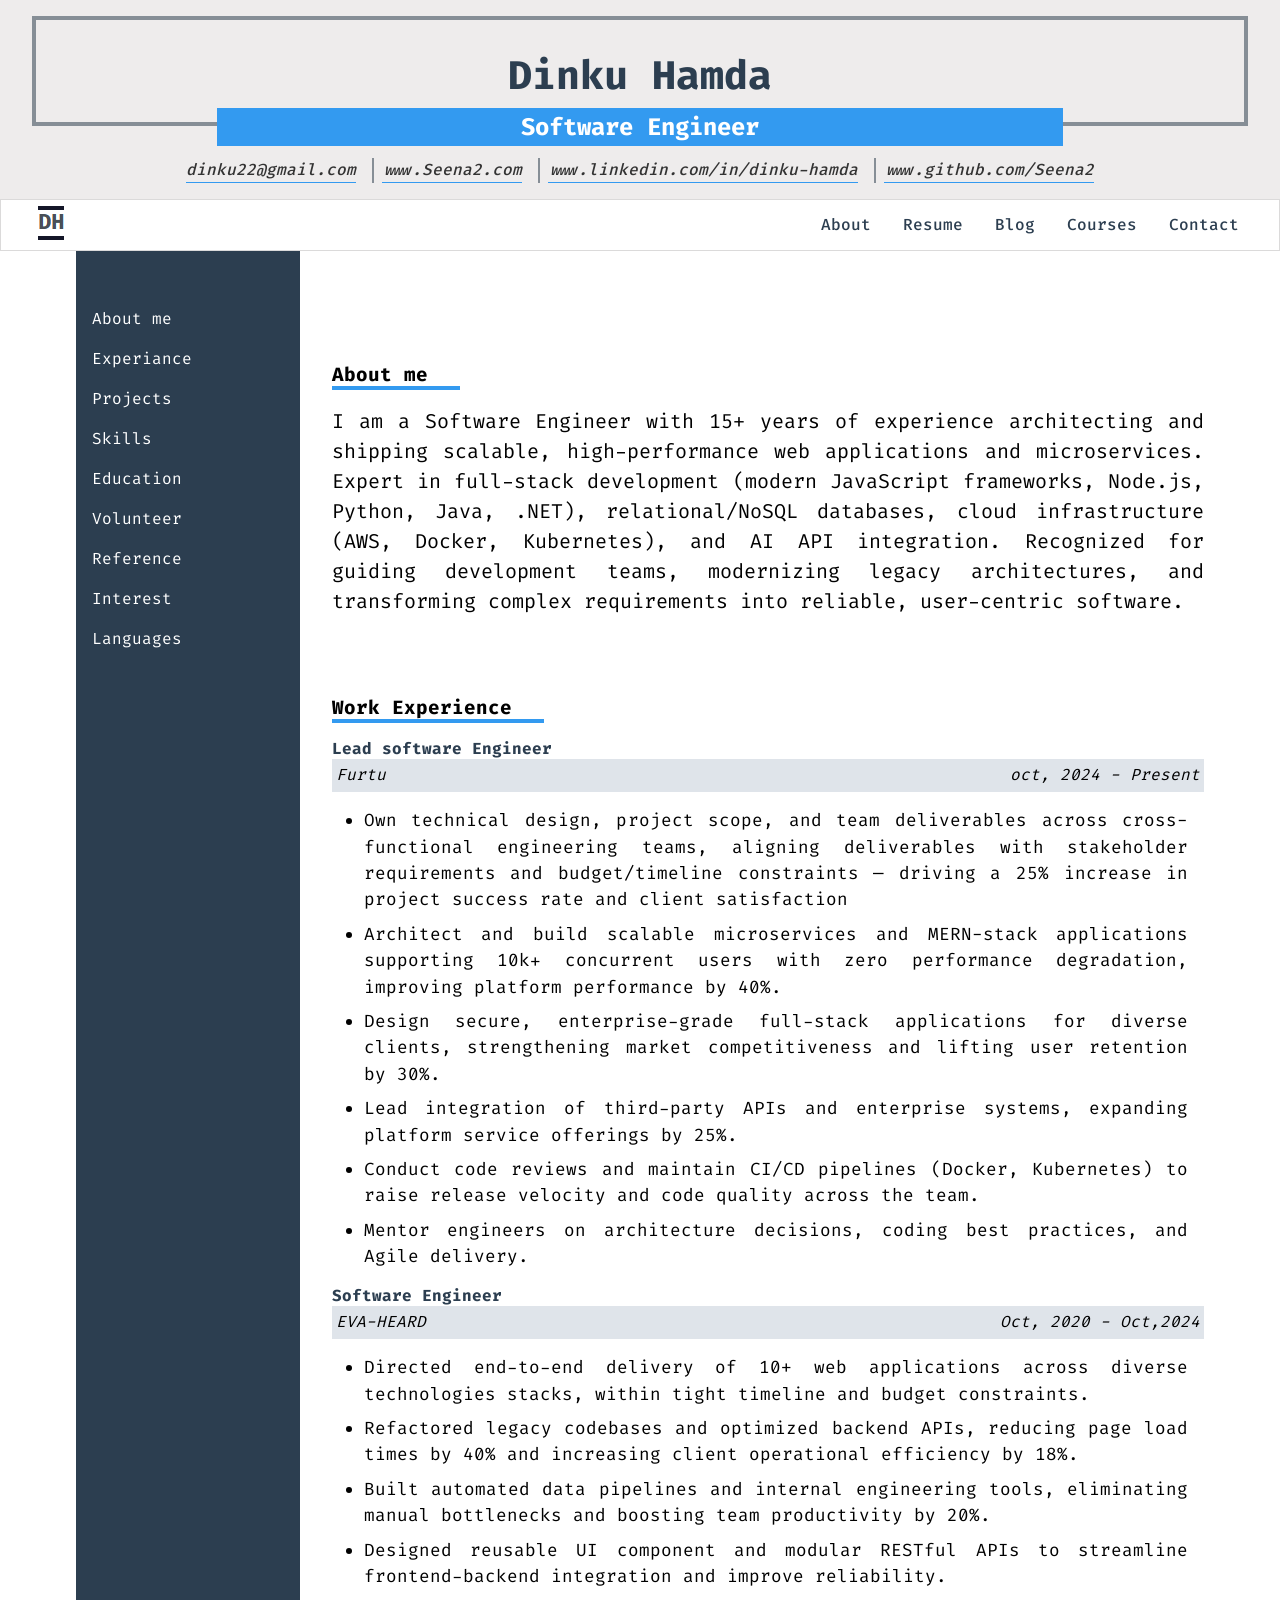
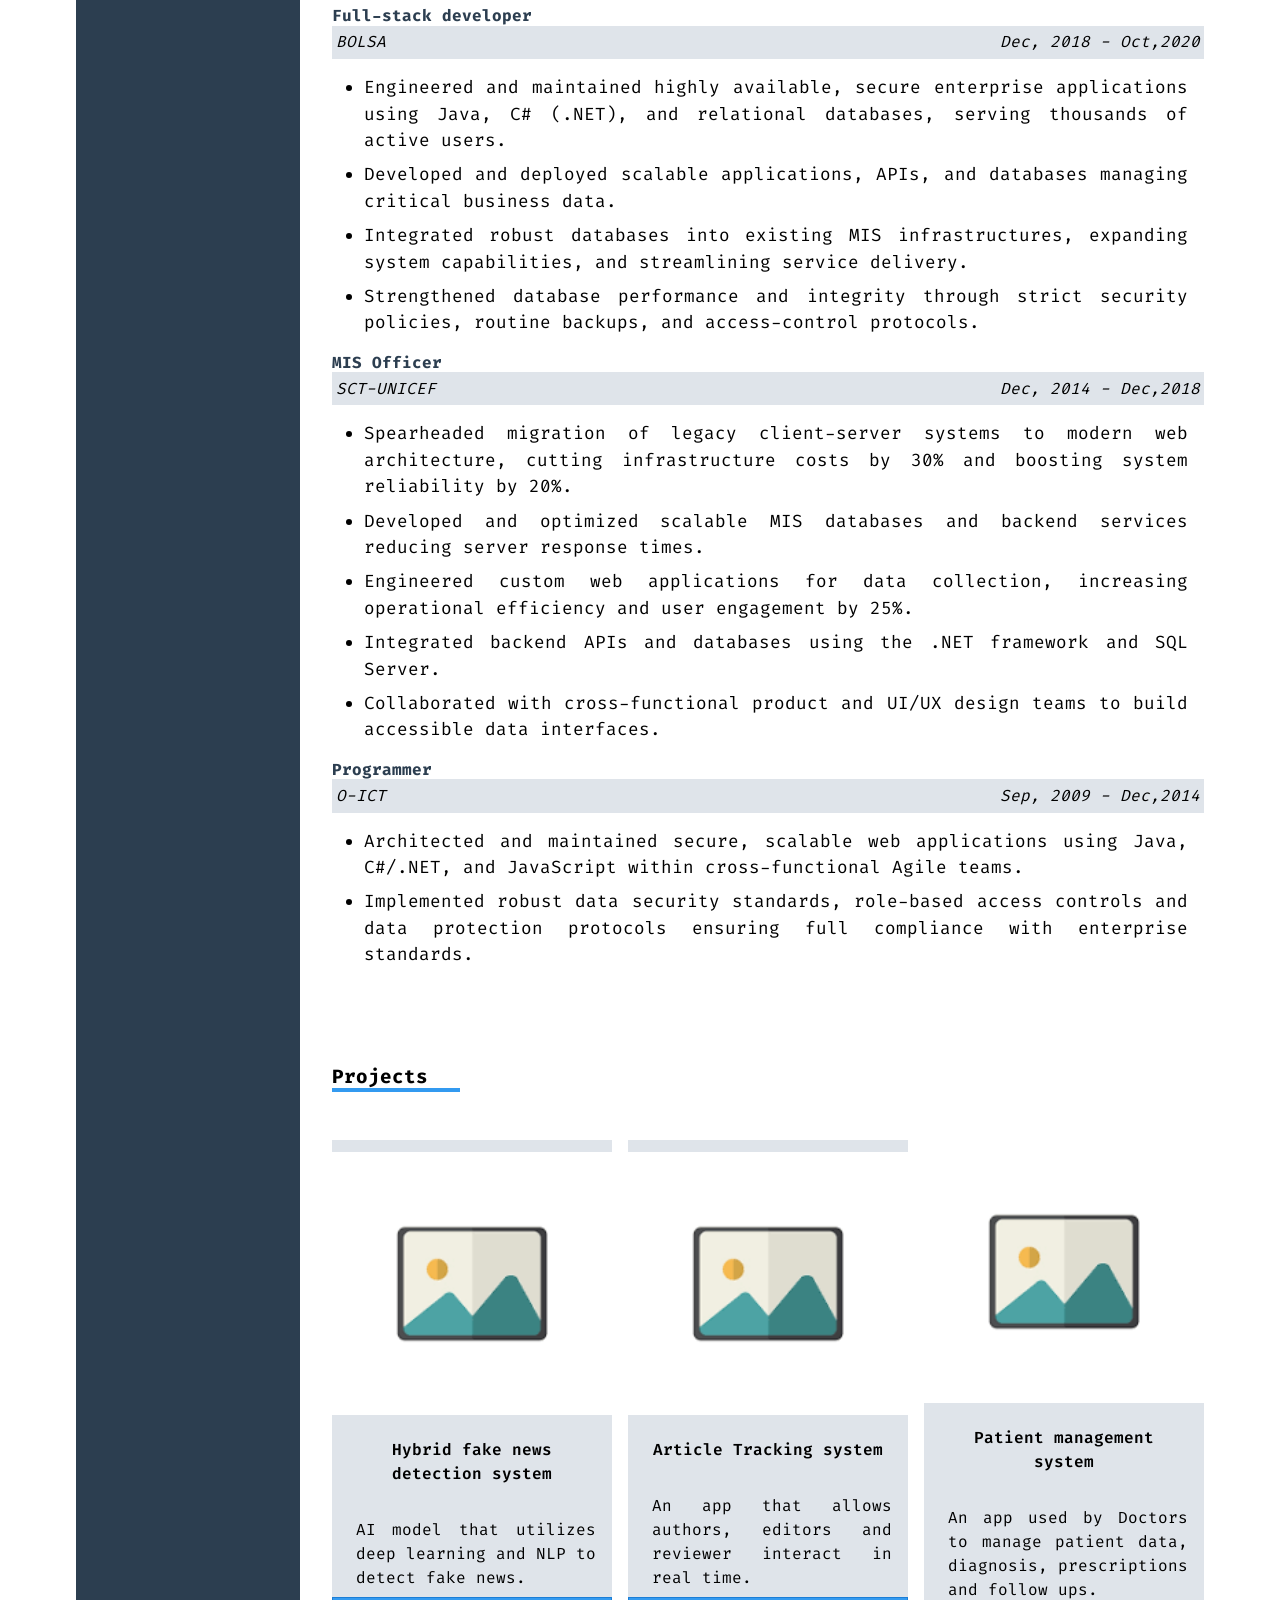
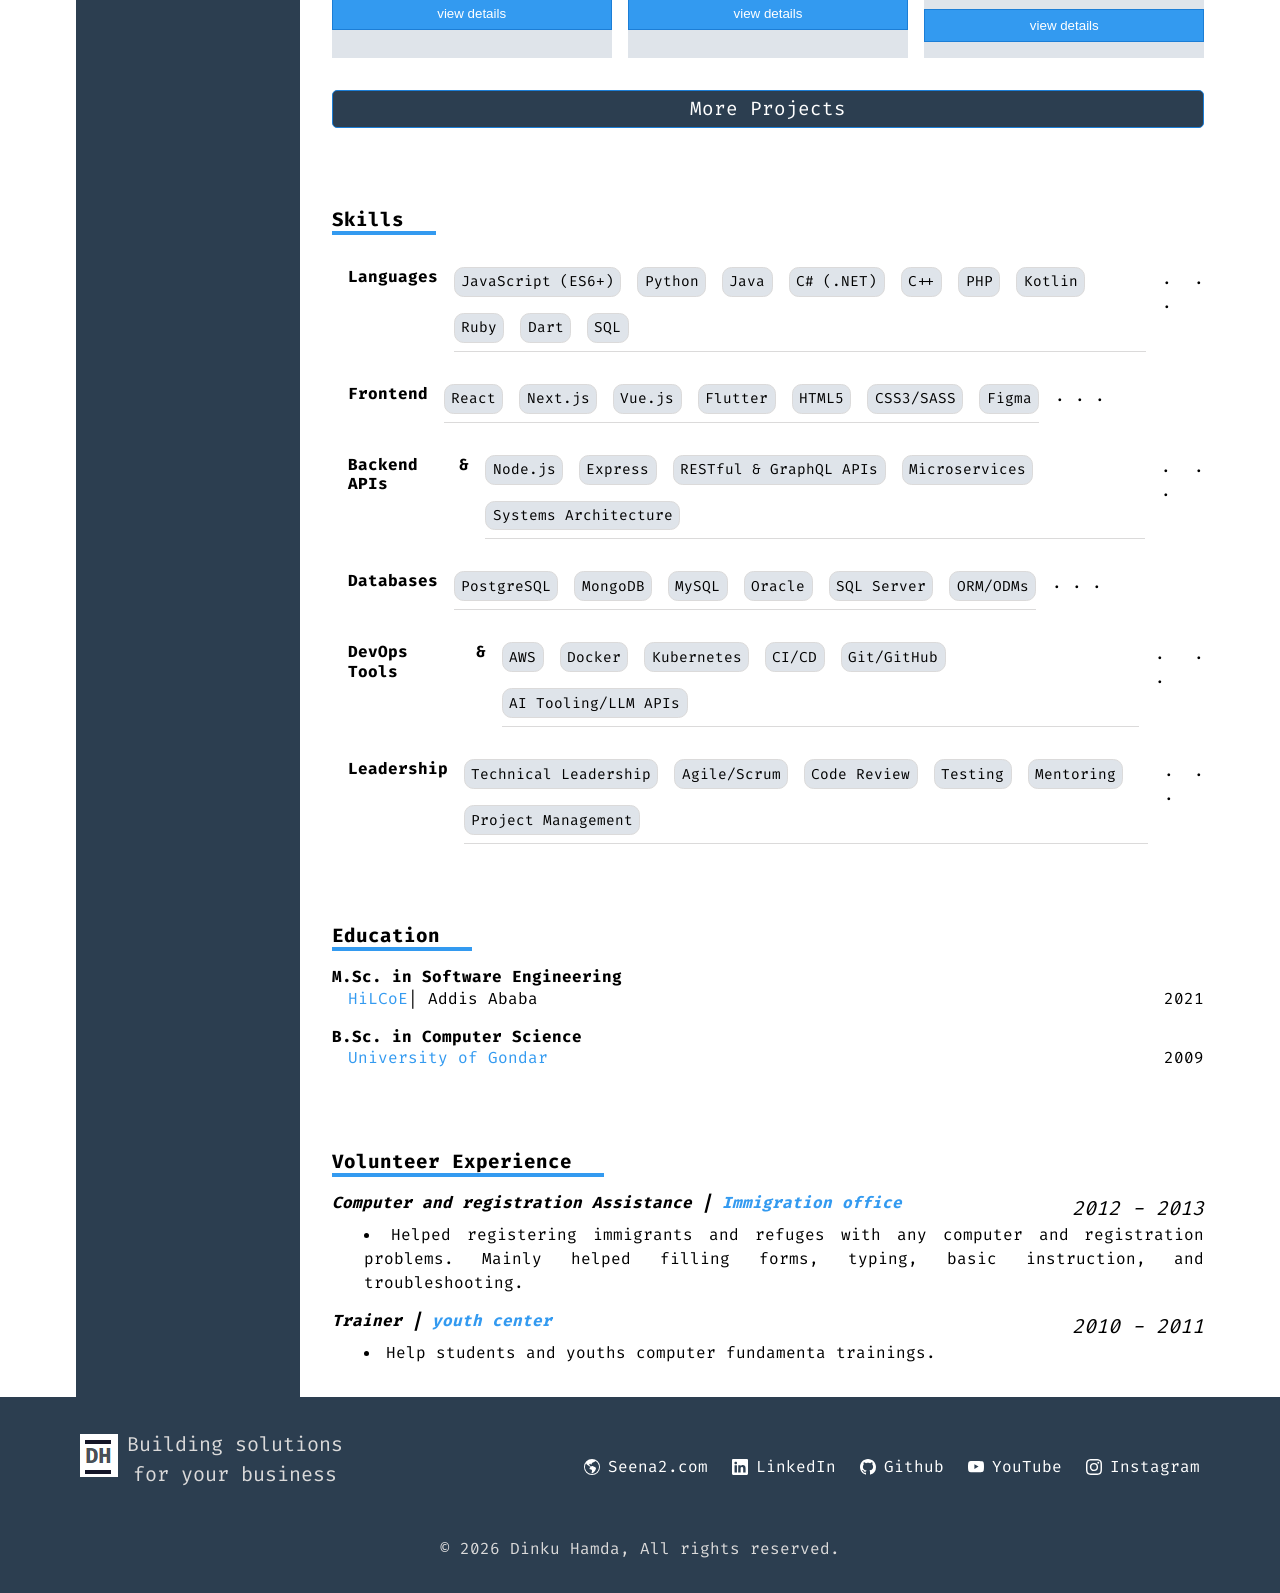
<file: index.html>
<!DOCTYPE html>
<html lang="en">
<head>
    <meta charset="UTF-8">
    <meta name="viewport" content="width=device-width, initial-scale=1.0">
    <!--Site info-->
    <title>Dinku Hamda - Portfolio | Resume</title>
    <meta name="description" content="Dinku Hamda-[&#39;I am a Software Engineer with 15+ years of experience architecting and shipping scalable, high-performance web applications and microservices. Expert in full-stack development (modern JavaScript frameworks, Node.js, Python, Java, .NET), relational/NoSQL databases, cloud infrastructure (AWS, Docker, Kubernetes), and AI API integration. Recognized for guiding development teams, modernizing legacy architectures, and transforming complex requirements into reliable, user-centric software.&#39;]">
    <meta name="author" content="Dinku Hamda">
    <!-- fonts -->
     <link rel="preconnect" href="https://fonts.googleapis.com"/>
    <!-- Stylesheets -->
     <link rel="stylesheet" href="css/styles.css"/>
     <!-- favicon -->
     <link rel="icon" type="image/svg+xml" href="img/dh.png" />
</head>
<body>
    <header >
        <div class="banner">
             <div class="title">
                <h3>Dinku Hamda</h3>
                <h5>Software Engineer</h5>
            </div>
            <!-- Contact address -->
             
             <Address >
                <ul class="contact">
                    <li><a href="mailto:dinku22@gmail.com" target="_blank">dinku22@gmail.com </a></li> 
                   <li class="left_border"><a href="https://seena2.github.io/" target="_blank">www.Seena2.com</a></li>
                   <li class="left_border"><a href="https://www.linkedin.com/in/dinku-hamda" target="_blank">www.linkedin.com/in/dinku-hamda</a></li>
                   <li class="left_border"><a href="https://www.github.com/Seena2" target="_blank">www.github.com/Seena2</a></li>
                <!-- |   
                |    -->
                </ul>
             </Address>
             
        </div>
       
    </header>
     <nav>
            <div class="logo">
                <a href="index.html"><img src="img/dh.png" alt="logo"></a> 
            </div>
            <div class="mobile_menu">
              <button class="burger-menu" id="burger-btn">☰ </button>
              <ul class="nav_menu" id="nav_menu">
                <button class="close-btn" id="close-btn">✖</button>
                <li><a href="index.html">About</a></li>
                <li><a href="resume.html">Resume</a></li>
                <li><a href="blogs.html">Blog</a></li>
                <li><a href="courses.html">Courses</a></li>
                <li><a href="contact.html">Contact</a></li>
              </ul>
            </div>
            <div class="desktop_menu">
              <ul  >
                <li><a href="index.html">About</a></li>
                <li><a href="resume.html">Resume</a></li>
                <li><a href="blogs.html">Blog</a></li>
                <li><a href="courses.html">Courses</a></li>
                <li><a href="contact.html">Contact</a></li>
              </ul>
            </div>
            <div class="account"></div>
        </nav>

     <main class="main-content">
        

<div class="portfolio-container">
  <div class="sidebar">
    <ul class="sidebar_nav">
        <li><a href="#about">About me</a></li>
        <li><a href="#experiance">Experiance</a></li>
        <li><a href="#projects">Projects</a></li>
        <li><a href="#skills">Skills</a></li>
        <li><a href="#education">Education</a></li>
        <li><a href="#volunteer">Volunteer</a></li>
        <li><a href="#reference">Reference</a></li>
        <li><a href="#interest">Interest</a></li>
        <li><a href="#languages">Languages</a></li>
      </ul>
  </div>
  <div class="right_container">
        <!-- Summary -->
        <section id="about" class="section-container">
               
                <div class="summary">
                     <h4 class="section-heading">About me</h4>
                      
                      <p class="summary_paragraph">I am a Software Engineer with 15+ years of experience architecting and shipping scalable, high-performance web applications and microservices. Expert in full-stack development (modern JavaScript frameworks, Node.js, Python, Java, .NET), relational/NoSQL databases, cloud infrastructure (AWS, Docker, Kubernetes), and AI API integration. Recognized for guiding development teams, modernizing legacy architectures, and transforming complex requirements into reliable, user-centric software.</p>
                
                 </div>
            
        </section>

        <!-- Experiance -->
        <section id="experiance" class="section-container">
            
            <div class="experiances">
            <h4 class="section-heading">Work Experience</h4>
            
                <div class="job">
                    <h5 class="job_title">Lead software Engineer</h5> 
                   <div class="job_company">
                      <div class="company_name">
                        
                              Furtu
                          
                      </div> 
                      <div class="year">
                         
                           <span class="section-label">oct, 2024 - Present</span>
                            
                      </div>
                  </div>
                  
                  
                  <div class="job_highlight">
                    <ul>
                      <li>Own technical design, project scope, and team deliverables across cross-functional engineering teams, aligning deliverables with stakeholder requirements and budget/timeline constraints — driving a 25% increase in project success rate and client satisfaction</li><li>Architect and build scalable microservices and MERN-stack applications supporting 10k+ concurrent users with zero performance degradation, improving platform performance by 40%.</li><li>Design secure, enterprise-grade full-stack applications for diverse clients, strengthening market competitiveness and lifting user retention by 30%.</li><li>Lead integration of third-party APIs and enterprise systems, expanding platform service offerings by 25%. </li><li>Conduct code reviews and maintain CI/CD pipelines (Docker, Kubernetes) to raise release velocity and code quality across the team.</li><li>Mentor engineers on architecture decisions, coding best practices, and Agile delivery.</li>
                    </ul>
                  </div>
                  
                     
                 </div>
            
                <div class="job">
                    <h5 class="job_title">Software Engineer</h5> 
                   <div class="job_company">
                      <div class="company_name">
                        
                              EVA-HEARD
                          
                      </div> 
                      <div class="year">
                         
                           <span class="section-label">Oct, 2020 - Oct,2024</span>
                            
                      </div>
                  </div>
                  
                  
                  <div class="job_highlight">
                    <ul>
                      <li>Directed end-to-end delivery of 10+ web applications across diverse technologies stacks, within tight timeline and budget constraints.</li><li>Refactored legacy codebases and optimized backend APIs, reducing page load times by 40% and increasing client operational efficiency by 18%.</li><li>Built automated data pipelines and internal engineering tools, eliminating manual bottlenecks and boosting team productivity by 20%.</li><li>Designed reusable UI component and modular RESTful APIs to streamline frontend-backend integration and improve reliability.</li>
                    </ul>
                  </div>
                  
                     
                 </div>
            
                <div class="job">
                    <h5 class="job_title">Full-stack developer</h5> 
                   <div class="job_company">
                      <div class="company_name">
                        
                              BOLSA
                          
                      </div> 
                      <div class="year">
                         
                           <span class="section-label">Dec, 2018 - Oct,2020</span>
                            
                      </div>
                  </div>
                  
                  
                  <div class="job_highlight">
                    <ul>
                      <li>Engineered and maintained highly available, secure enterprise applications using Java, C# (.NET), and relational databases, serving thousands of active users.</li><li>Developed and deployed scalable applications, APIs, and databases managing critical business data.</li><li>Integrated robust databases into existing MIS infrastructures, expanding system capabilities, and streamlining service delivery.</li><li>Strengthened database performance and integrity through strict security policies, routine backups, and access-control protocols.</li>
                    </ul>
                  </div>
                  
                     
                 </div>
            
                <div class="job">
                    <h5 class="job_title">MIS Officer</h5> 
                   <div class="job_company">
                      <div class="company_name">
                        
                              SCT-UNICEF
                          
                      </div> 
                      <div class="year">
                         
                           <span class="section-label">Dec, 2014 - Dec,2018</span>
                            
                      </div>
                  </div>
                  
                  
                  <div class="job_highlight">
                    <ul>
                      <li>Spearheaded migration of legacy client-server systems to modern web architecture, cutting infrastructure costs by 30% and boosting system reliability by 20%.</li><li>Developed and optimized scalable MIS databases and backend services reducing server response times.</li><li>Engineered custom web applications for data collection, increasing operational efficiency and user engagement by 25%.</li><li>Integrated backend APIs and databases using the .NET framework and SQL Server.</li><li>Collaborated with cross-functional product and UI/UX design teams to build accessible data interfaces.</li>
                    </ul>
                  </div>
                  
                     
                 </div>
            
                <div class="job">
                    <h5 class="job_title">Programmer</h5> 
                   <div class="job_company">
                      <div class="company_name">
                        
                              O-ICT
                          
                      </div> 
                      <div class="year">
                         
                           <span class="section-label">Sep, 2009 - Dec,2014</span>
                            
                      </div>
                  </div>
                  
                  
                  <div class="job_highlight">
                    <ul>
                      <li>Architected and maintained secure, scalable web applications using Java, C#/.NET, and JavaScript within cross-functional Agile teams.</li><li>Implemented robust data security standards, role-based access controls and data protection protocols ensuring full compliance with enterprise standards.</li>
                    </ul>
                  </div>
                  
                     
                 </div>
            
            </div>
            
        </section>

        <!-- Projects -->
        <section id="projects" class="section-container">
               
                <div class="projects">
                     <h4 class="section-heading">Projects</h4>
                     <div class="project_container">
                         
                         
                         <div class="card">
                              <div class="card_img">
                                <figure>
                                  <img class="cardImage" src="img/project1.png" alt="">
                                </figure>
                              </div>
                              <div class="card_description">
                                <figcaption class="image_caption"> Hybrid fake news detection system</figcaption>
                                <p class="card_summary"> AI model that  utilizes deep learning and NLP to detect fake news.</p>
                              </div>
                              <div class="card_button ">
                                <button class="">view details</button>
                              </div>
                            </div>
                         
                    
                         
                         
                         <div class="card">
                              <div class="card_img">
                                <figure>
                                  <img class="cardImage" src="img/project1.png" alt="">
                                </figure>
                              </div>
                              <div class="card_description">
                                <figcaption class="image_caption">Article Tracking system</figcaption>
                                <p class="card_summary"> An app that allows authors, editors and reviewer interact in real time.</p>
                              </div>
                              <div class="card_button ">
                                <button class="">view details</button>
                              </div>
                            </div>
                         
                    
                         
                         
                         <div class="card">
                              <div class="card_img">
                                <figure>
                                  <img class="cardImage" src="img/project1.png" alt="">
                                </figure>
                              </div>
                              <div class="card_description">
                                <figcaption class="image_caption">Patient management system</figcaption>
                                <p class="card_summary"> An app used by Doctors to manage patient data, diagnosis, prescriptions and follow ups.</p>
                              </div>
                              <div class="card_button ">
                                <button class="">view details</button>
                              </div>
                            </div>
                         
                    
                         
                         
                    
                         
                         
                    
                         
                         
                    
                         
                     </div> 
                 </div>
                 <div class="section_button">
                  <a href="projects.html" >More Projects</a>
                 </div>
                 
            
        </section>


         <!-- Skills -->
            <!-- 
            <section>
              <h2 class="section-heading">Skills</h2>
              <ul class="unstyled-list">
                
                  <li>
                    <h3>Python, Flask, Django</h3>
                    <div class="skill-bar">
                      <div class="skill-bar-fill w-100"
                           role="meter"
                           aria-valuenow="100"
                           aria-valuemin="0"
                           aria-valuemax="100">
                        <span class="skill-bar-label">Expert</span>
                      </div>
                    </div>
                  </li>
                
                  <li>
                    <h3>System Administration, Linux</h3>
                    <div class="skill-bar">
                      <div class="skill-bar-fill w-90"
                           role="meter"
                           aria-valuenow="90"
                           aria-valuemin="0"
                           aria-valuemax="100">
                        <span class="skill-bar-label">Advanced</span>
                      </div>
                    </div>
                  </li>
                
                  <li>
                    <h3>JavaScript, HTML, CSS</h3>
                    <div class="skill-bar">
                      <div class="skill-bar-fill w-75"
                           role="meter"
                           aria-valuenow="75"
                           aria-valuemin="0"
                           aria-valuemax="100">
                        <span class="skill-bar-label">Comfortable</span>
                      </div>
                    </div>
                  </li>
                
              </ul>
            </section>
           -->
          <section id="skills" class="section-containers">
               
                <div class="skills">
                     <h4 class="section-heading">Skills</h4>
                      <div class="skillset">
                        
                        <div class="skill">
                            <h5>Languages</h5>
                            
                          <div class="skill_list">
                             <span>JavaScript (ES6+)</span> <span>Python</span> <span>Java</span> <span>C# (.NET)</span> <span>C++</span> <span>PHP</span> <span>Kotlin</span> <span>Ruby</span> <span>Dart</span> <span>SQL</span>
                          </div>
                           <span class="dots"> . . .</span>
                           
                        </div>
                        
                        <div class="skill">
                            <h5>Frontend</h5>
                            
                          <div class="skill_list">
                             <span>React</span> <span>Next.js</span> <span>Vue.js</span> <span>Flutter</span> <span>HTML5</span> <span>CSS3/SASS</span> <span>Figma</span>
                          </div>
                           <span class="dots"> . . .</span>
                           
                        </div>
                        
                        <div class="skill">
                            <h5>Backend &amp; APIs</h5>
                            
                          <div class="skill_list">
                             <span>Node.js</span> <span>Express</span> <span>RESTful &amp; GraphQL APIs</span> <span>Microservices</span> <span>Systems Architecture</span>
                          </div>
                           <span class="dots"> . . .</span>
                           
                        </div>
                        
                        <div class="skill">
                            <h5>Databases</h5>
                            
                          <div class="skill_list">
                             <span>PostgreSQL</span> <span>MongoDB</span> <span>MySQL</span> <span>Oracle</span> <span>SQL Server</span> <span>ORM/ODMs</span>
                          </div>
                           <span class="dots"> . . .</span>
                           
                        </div>
                        
                        <div class="skill">
                            <h5>DevOps &amp; Tools</h5>
                            
                          <div class="skill_list">
                             <span>AWS</span> <span>Docker</span> <span>Kubernetes</span> <span>CI/CD</span> <span>Git/GitHub</span> <span>AI Tooling/LLM APIs</span>
                          </div>
                           <span class="dots"> . . .</span>
                           
                        </div>
                        
                        <div class="skill">
                            <h5>Leadership</h5>
                            
                          <div class="skill_list">
                             <span>Technical Leadership</span> <span>Agile/Scrum</span> <span>Code Review</span> <span>Testing</span> <span>Mentoring</span> <span>Project Management</span>
                          </div>
                           <span class="dots"> . . .</span>
                           
                        </div>
                        
                           

                      </div>
                      
                 </div>
            
        </section>
        

        <!-- Education -->
         <section id="education" class="section-containers">
          
            <div class="education">
              <h4 class="section-heading">Education</h4>
              
                <div class="edu">
                  <div class="qualification">
                       <h5 >M.Sc. in Software Engineering </h5> 
                  </div>
                  
                  <div class="schoolDetails">
                    <div class="institution">
                      <a href="https://hilcoe.edu"> HiLCoE</a>
                    
                     <p class="school_location">| Addis Ababa</p>
                    </div>
                     <div>2021</div>
                  </div>
                </div>
              
                <div class="edu">
                  <div class="qualification">
                       <h5 >B.Sc. in Computer Science </h5> 
                  </div>
                  
                  <div class="schoolDetails">
                    <div class="institution">
                      <a href="https://gondarUniveristy.edu"> University of Gondar</a>
                    
                     
                    </div>
                     <div>2009</div>
                  </div>
                </div>
              
            </div>
          
         </section>

        <!-- Volunteer work-->
         <section id="volunteer" class="page-section">
          
            <div class="volunteer">
              <h5 class="section-heading">Volunteer Experience</h5>
              
                <div class="voluteered_at">
                  <div class="organization_name">
                       <h3>
                      
                        Computer and registration Assistance | <a href="https://www.immigration.com/">Immigration office</a>
                      
                    </h3>
                  </div>
                   
                    <div>
                      
                      <p class="section-label">2012 - 2013</p>
                        
                    </div>
                  </div>
                  <li class="activities">Helped registering immigrants and refuges with any computer and registration problems. Mainly helped filling forms, typing, basic instruction, and troubleshooting.</li>
                  
                
              
                <div class="voluteered_at">
                  <div class="organization_name">
                       <h3>
                      
                        Trainer | <a href="https://Youth_center.edu">youth center</a>
                      
                    </h3>
                  </div>
                   
                    <div>
                      
                      <p class="section-label">2010 - 2011</p>
                        
                    </div>
                  </div>
                  <li class="activities"> Help students and youths computer fundamenta trainings.</li>
                  
                
              
            </div>
          
         </section>

          <!-- Interests -->
         <section id="interest" class="page-section">
           
         </section>

        <!-- References -->
         <section id="reference" class="page-section">
          
         </section>

        <!-- Languages -->
         <section id="languages" class="page-section">
          
         </section>
   

  </div>
</div>

     </main>

      <footer >
        
      <div class="page-footer">
        <div class="footer_logo">
            <a href="index.html"><img src="img/dh.png" alt="logo"></a>
            <p>Building solutions for your business </p>
        </div>
         
        <!-- Social media links -->
              
              <div class="footer_social_links"> 
                <ul class="social_liks">
                
                  <li><a href="https://seena2.github.io/" rel="noopener noreferrer" aria-label="Seena2.com"
                     class="link-with-icon" target="_blank">
                      <svg aria-hidden="true"
     xmlns="http://www.w3.org/2000/svg"
     role="img"
     width="16"
     height="16"
     fill="currentColor"
     class="bi bi-globe-americas"
     viewBox="0 0 16 16">
  <path d="M8 0a8 8 0 1 0 0 16A8 8 0 0 0 8 0M2.04 4.326c.325 1.329 2.532 2.54 3.717 3.19.48.263.793.434.743.484q-.121.12-.242.234c-.416.396-.787.749-.758 1.266.035.634.618.824 1.214 1.017.577.188 1.168.38 1.286.983.082.417-.075.988-.22 1.52-.215.782-.406 1.48.22 1.48 1.5-.5 3.798-3.186 4-5 .138-1.243-2-2-3.5-2.5-.478-.16-.755.081-.99.284-.172.15-.322.279-.51.216-.445-.148-2.5-2-1.5-2.5.78-.39.952-.171 1.227.182.078.099.163.208.273.318.609.304.662-.132.723-.633.039-.322.081-.671.277-.867.434-.434 1.265-.791 2.028-1.12.712-.306 1.365-.587 1.579-.88A7 7 0 1 1 2.04 4.327Z" />
</svg>

                      Seena2.com
                    </a>
                  </li>
                
                  <li><a href="https://www.linkedin.com/in/dinku-hamda" rel="noopener noreferrer" aria-label="LinkedIn"
                     class="link-with-icon" target="_blank">
                      <svg aria-hidden="true"
     xmlns="http://www.w3.org/2000/svg"
     role="img"
     width="16"
     height="16"
     fill="currentColor"
     class="bi bi-linkedin"
     viewBox="0 0 16 16">
  <path d="M0 1.146C0 .513.526 0 1.175 0h13.65C15.474 0 16 .513 16 1.146v13.708c0 .633-.526 1.146-1.175 1.146H1.175C.526 16 0 15.487 0 14.854zm4.943 12.248V6.169H2.542v7.225zm-1.2-8.212c.837 0 1.358-.554 1.358-1.248-.015-.709-.52-1.248-1.342-1.248S2.4 3.226 2.4 3.934c0 .694.521 1.248 1.327 1.248zm4.908 8.212V9.359c0-.216.016-.432.08-.586.173-.431.568-.878 1.232-.878.869 0 1.216.662 1.216 1.634v3.865h2.401V9.25c0-2.22-1.184-3.252-2.764-3.252-1.274 0-1.845.7-2.165 1.193v.025h-.016l.016-.025V6.169h-2.4c.03.678 0 7.225 0 7.225z" />
</svg>

                      LinkedIn
                    </a>
                  </li>
                
                  <li><a href="https://www.github.com/Seena2" rel="noopener noreferrer" aria-label="Github"
                     class="link-with-icon" target="_blank">
                      <svg aria-hidden="true"
     xmlns="http://www.w3.org/2000/svg"
     role="img"
     width="16"
     height="16"
     fill="currentColor"
     class="bi bi-github"
     viewBox="0 0 16 16">
  <path d="M8 0C3.58 0 0 3.58 0 8c0 3.54 2.29 6.53 5.47 7.59.4.07.55-.17.55-.38 0-.19-.01-.82-.01-1.49-2.01.37-2.53-.49-2.69-.94-.09-.23-.48-.94-.82-1.13-.28-.15-.68-.52-.01-.53.63-.01 1.08.58 1.23.82.72 1.21 1.87.87 2.33.66.07-.52.28-.87.51-1.07-1.78-.2-3.64-.89-3.64-3.95 0-.87.31-1.59.82-2.15-.08-.2-.36-1.02.08-2.12 0 0 .67-.21 2.2.82.64-.18 1.32-.27 2-.27s1.36.09 2 .27c1.53-1.04 2.2-.82 2.2-.82.44 1.1.16 1.92.08 2.12.51.56.82 1.27.82 2.15 0 3.07-1.87 3.75-3.65 3.95.29.25.54.73.54 1.48 0 1.07-.01 1.93-.01 2.2 0 .21.15.46.55.38A8.01 8.01 0 0 0 16 8c0-4.42-3.58-8-8-8" />
</svg>

                      Github
                    </a>
                  </li>
                
                  <li><a href="https://youtube.com" rel="noopener noreferrer" aria-label="YouTube"
                     class="link-with-icon" target="_blank">
                      <svg aria-hidden="true"
     xmlns="http://www.w3.org/2000/svg"
     role="img"
     width="16"
     height="16"
     fill="currentColor"
     class="bi bi-youtube"
     viewBox="0 0 16 16">
  <path d="M8.051 1.999h.089c.822.003 4.987.033 6.11.335a2.01 2.01 0 0 1 1.415 1.42c.101.38.172.883.22 1.402l.01.104.022.26.008.104c.065.914.073 1.77.074 1.957v.075c-.001.194-.01 1.108-.082 2.06l-.008.105-.009.104c-.05.572-.124 1.14-.235 1.558a2.01 2.01 0 0 1-1.415 1.42c-1.16.312-5.569.334-6.18.335h-.142c-.309 0-1.587-.006-2.927-.052l-.17-.006-.087-.004-.171-.007-.171-.007c-1.11-.049-2.167-.128-2.654-.26a2.01 2.01 0 0 1-1.415-1.419c-.111-.417-.185-.986-.235-1.558L.09 9.82l-.008-.104A31 31 0 0 1 0 7.68v-.123c.002-.215.01-.958.064-1.778l.007-.103.003-.052.008-.104.022-.26.01-.104c.048-.519.119-1.023.22-1.402a2.01 2.01 0 0 1 1.415-1.42c.487-.13 1.544-.21 2.654-.26l.17-.007.172-.006.086-.003.171-.007A100 100 0 0 1 7.858 2zM6.4 5.209v4.818l4.157-2.408z" />
</svg>

                      YouTube
                    </a>
                  </li>
                
                  <li><a href="https://www.instagram.com" rel="noopener noreferrer" aria-label="Instagram"
                     class="link-with-icon" target="_blank">
                      <svg aria-hidden="true"
     xmlns="http://www.w3.org/2000/svg"
     role="img"
     width="16"
     height="16"
     fill="currentColor"
     class="bi bi-instagram"
     viewBox="0 0 16 16">
  <path d="M8 0C5.829 0 5.556.01 4.703.048 3.85.088 3.269.222 2.76.42a3.9 3.9 0 0 0-1.417.923A3.9 3.9 0 0 0 .42 2.76C.222 3.268.087 3.85.048 4.7.01 5.555 0 5.827 0 8.001c0 2.172.01 2.444.048 3.297.04.852.174 1.433.372 1.942.205.526.478.972.923 1.417.444.445.89.719 1.416.923.51.198 1.09.333 1.942.372C5.555 15.99 5.827 16 8 16s2.444-.01 3.298-.048c.851-.04 1.434-.174 1.943-.372a3.9 3.9 0 0 0 1.416-.923c.445-.445.718-.891.923-1.417.197-.509.332-1.09.372-1.942C15.99 10.445 16 10.173 16 8s-.01-2.445-.048-3.299c-.04-.851-.175-1.433-.372-1.941a3.9 3.9 0 0 0-.923-1.417A3.9 3.9 0 0 0 13.24.42c-.51-.198-1.092-.333-1.943-.372C10.443.01 10.172 0 7.998 0zm-.717 1.442h.718c2.136 0 2.389.007 3.232.046.78.035 1.204.166 1.486.275.373.145.64.319.92.599s.453.546.598.92c.11.281.24.705.275 1.485.039.843.047 1.096.047 3.231s-.008 2.389-.047 3.232c-.035.78-.166 1.203-.275 1.485a2.5 2.5 0 0 1-.599.919c-.28.28-.546.453-.92.598-.28.11-.704.24-1.485.276-.843.038-1.096.047-3.232.047s-2.39-.009-3.233-.047c-.78-.036-1.203-.166-1.485-.276a2.5 2.5 0 0 1-.92-.598 2.5 2.5 0 0 1-.6-.92c-.109-.281-.24-.705-.275-1.485-.038-.843-.046-1.096-.046-3.233s.008-2.388.046-3.231c.036-.78.166-1.204.276-1.486.145-.373.319-.64.599-.92s.546-.453.92-.598c.282-.11.705-.24 1.485-.276.738-.034 1.024-.044 2.515-.045zm4.988 1.328a.96.96 0 1 0 0 1.92.96.96 0 0 0 0-1.92m-4.27 1.122a4.109 4.109 0 1 0 0 8.217 4.109 4.109 0 0 0 0-8.217m0 1.441a2.667 2.667 0 1 1 0 5.334 2.667 2.667 0 0 1 0-5.334" />
</svg>

                      Instagram
                    </a>
                  </li>
                
               </ul>
              </div>
            
      </div>
       <p class="copyright">© 2026 Dinku Hamda, All rights reserved.</p>
    </footer>



    <script src="js/main.js"></script>
    
    

</body>
</html>
</file>
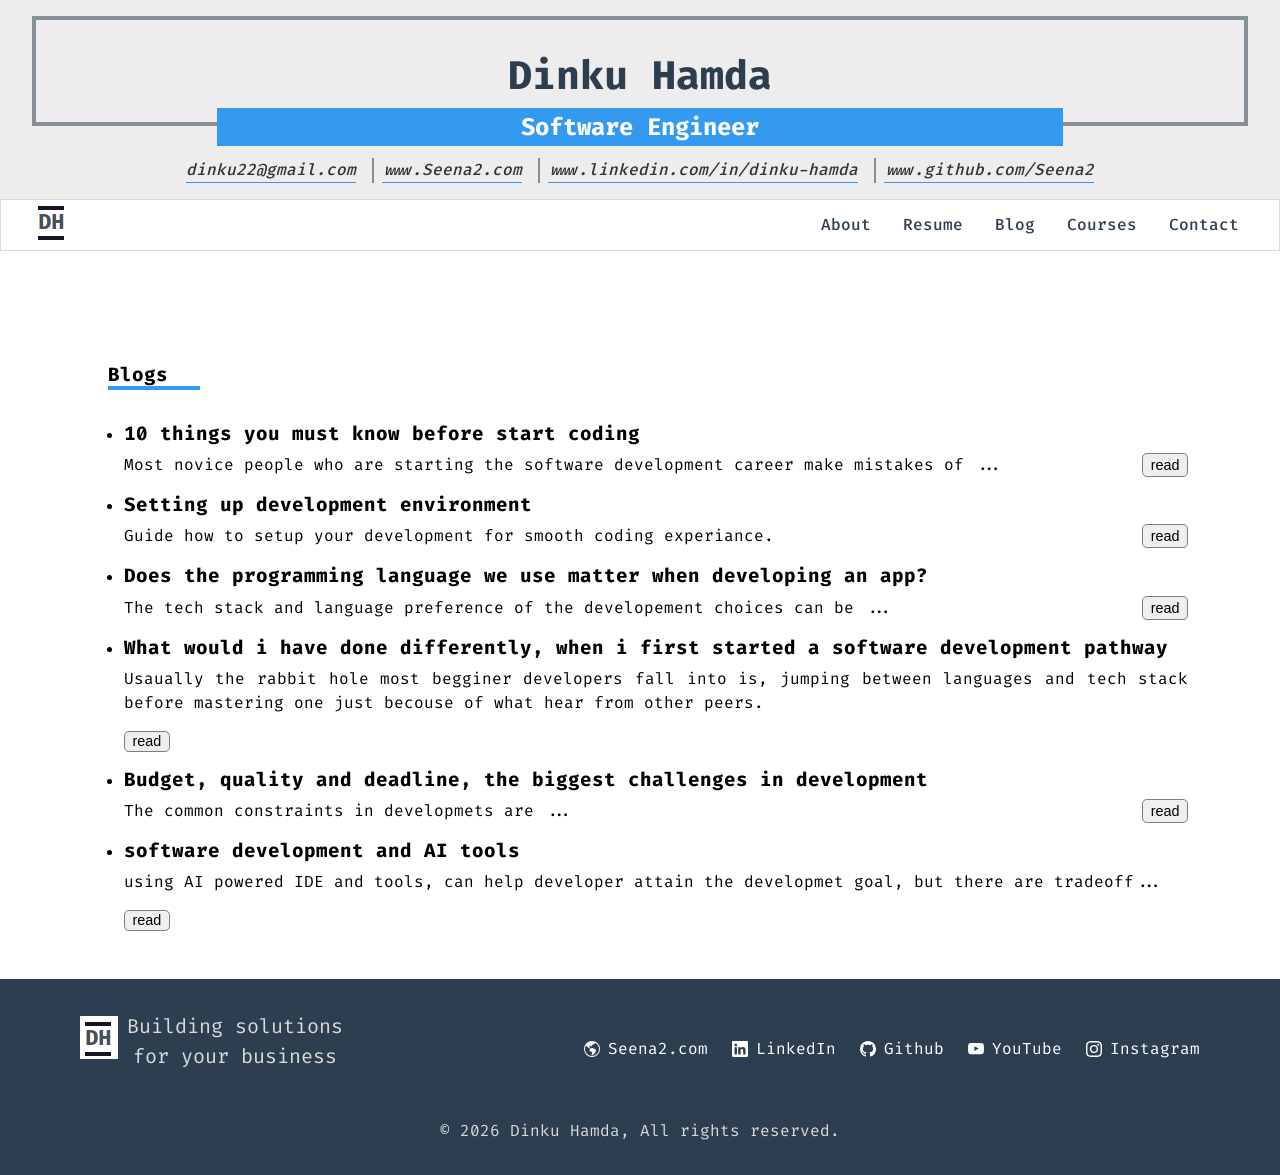
<file: blogs.html>
<!DOCTYPE html>
<html lang="en">
<head>
    <meta charset="UTF-8">
    <meta name="viewport" content="width=device-width, initial-scale=1.0">
    <!--Site info-->
    <title>Dinku Hamda - Portfolio | Resume</title>
    <meta name="description" content="Dinku Hamda-[&#39;I am a Software Engineer with 15+ years of experience architecting and shipping scalable, high-performance web applications and microservices. Expert in full-stack development (modern JavaScript frameworks, Node.js, Python, Java, .NET), relational/NoSQL databases, cloud infrastructure (AWS, Docker, Kubernetes), and AI API integration. Recognized for guiding development teams, modernizing legacy architectures, and transforming complex requirements into reliable, user-centric software.&#39;]">
    <meta name="author" content="Dinku Hamda">
    <!-- fonts -->
     <link rel="preconnect" href="https://fonts.googleapis.com"/>
    <!-- Stylesheets -->
     <link rel="stylesheet" href="css/styles.css"/>
     <!-- favicon -->
     <link rel="icon" type="image/svg+xml" href="img/dh.png" />
</head>
<body>
    <header >
        <div class="banner">
             <div class="title">
                <h3>Dinku Hamda</h3>
                <h5>Software Engineer</h5>
            </div>
            <!-- Contact address -->
             
             <Address >
                <ul class="contact">
                    <li><a href="mailto:dinku22@gmail.com" target="_blank">dinku22@gmail.com </a></li> 
                   <li class="left_border"><a href="https://seena2.github.io/" target="_blank">www.Seena2.com</a></li>
                   <li class="left_border"><a href="https://www.linkedin.com/in/dinku-hamda" target="_blank">www.linkedin.com/in/dinku-hamda</a></li>
                   <li class="left_border"><a href="https://www.github.com/Seena2" target="_blank">www.github.com/Seena2</a></li>
                <!-- |   
                |    -->
                </ul>
             </Address>
             
        </div>
       
    </header>
     <nav>
            <div class="logo">
                <a href="index.html"><img src="img/dh.png" alt="logo"></a> 
            </div>
            <div class="mobile_menu">
              <button class="burger-menu" id="burger-btn">☰ </button>
              <ul class="nav_menu" id="nav_menu">
                <button class="close-btn" id="close-btn">✖</button>
                <li><a href="index.html">About</a></li>
                <li><a href="resume.html">Resume</a></li>
                <li><a href="blogs.html">Blog</a></li>
                <li><a href="courses.html">Courses</a></li>
                <li><a href="contact.html">Contact</a></li>
              </ul>
            </div>
            <div class="desktop_menu">
              <ul  >
                <li><a href="index.html">About</a></li>
                <li><a href="resume.html">Resume</a></li>
                <li><a href="blogs.html">Blog</a></li>
                <li><a href="courses.html">Courses</a></li>
                <li><a href="contact.html">Contact</a></li>
              </ul>
            </div>
            <div class="account"></div>
        </nav>

     <main class="main-content">
        

<div class="portfolio-container">
 
  <div class="right_container">
       

       

        <!-- Blogs -->
        <section id="projects" class="section-container">
               
                <div class="projects">
                     <h4 class="section-heading">Blogs</h4>
                     <div class="projects_list">
                         
                         <ul>
                          <li>
                           <h5 class="blog_title"> 10 things you must know before start coding</h5> 
                             <div class="blog_view">
                              <span> Most novice people who are starting the software development career make mistakes of ...</span> <button class="readBtn">read</button>
                             </div>
                          </li>
                         </ul>
                         
                         <ul>
                          <li>
                           <h5 class="blog_title">Setting up development environment</h5> 
                             <div class="blog_view">
                              <span> Guide how to setup your development for smooth coding experiance.</span> <button class="readBtn">read</button>
                             </div>
                          </li>
                         </ul>
                         
                         <ul>
                          <li>
                           <h5 class="blog_title">Does the programming language we use matter when developing an app?</h5> 
                             <div class="blog_view">
                              <span> The tech stack and language preference of the developement choices can be ...</span> <button class="readBtn">read</button>
                             </div>
                          </li>
                         </ul>
                         
                         <ul>
                          <li>
                           <h5 class="blog_title">What would i have done differently, when i first started a software development pathway</h5> 
                             <div class="blog_view">
                              <span> Usaually the rabbit hole most begginer developers fall into  is, jumping between languages and tech stack before mastering one just becouse of what hear from other peers.</span> <button class="readBtn">read</button>
                             </div>
                          </li>
                         </ul>
                         
                         <ul>
                          <li>
                           <h5 class="blog_title">Budget, quality and deadline, the biggest challenges in development</h5> 
                             <div class="blog_view">
                              <span> The common constraints in developmets are ...</span> <button class="readBtn">read</button>
                             </div>
                          </li>
                         </ul>
                         
                         <ul>
                          <li>
                           <h5 class="blog_title">software development and AI tools</h5> 
                             <div class="blog_view">
                              <span> using AI powered IDE and tools, can help developer attain the developmet goal, but there are tradeoff... </span> <button class="readBtn">read</button>
                             </div>
                          </li>
                         </ul>
                         
                     </div> 
                 </div>
                 
            
        </section>

   

  </div>
</div>

     </main>

      <footer >
        
      <div class="page-footer">
        <div class="footer_logo">
            <a href="index.html"><img src="img/dh.png" alt="logo"></a>
            <p>Building solutions for your business </p>
        </div>
         
        <!-- Social media links -->
              
              <div class="footer_social_links"> 
                <ul class="social_liks">
                
                  <li><a href="https://seena2.github.io/" rel="noopener noreferrer" aria-label="Seena2.com"
                     class="link-with-icon" target="_blank">
                      <svg aria-hidden="true"
     xmlns="http://www.w3.org/2000/svg"
     role="img"
     width="16"
     height="16"
     fill="currentColor"
     class="bi bi-globe-americas"
     viewBox="0 0 16 16">
  <path d="M8 0a8 8 0 1 0 0 16A8 8 0 0 0 8 0M2.04 4.326c.325 1.329 2.532 2.54 3.717 3.19.48.263.793.434.743.484q-.121.12-.242.234c-.416.396-.787.749-.758 1.266.035.634.618.824 1.214 1.017.577.188 1.168.38 1.286.983.082.417-.075.988-.22 1.52-.215.782-.406 1.48.22 1.48 1.5-.5 3.798-3.186 4-5 .138-1.243-2-2-3.5-2.5-.478-.16-.755.081-.99.284-.172.15-.322.279-.51.216-.445-.148-2.5-2-1.5-2.5.78-.39.952-.171 1.227.182.078.099.163.208.273.318.609.304.662-.132.723-.633.039-.322.081-.671.277-.867.434-.434 1.265-.791 2.028-1.12.712-.306 1.365-.587 1.579-.88A7 7 0 1 1 2.04 4.327Z" />
</svg>

                      Seena2.com
                    </a>
                  </li>
                
                  <li><a href="https://www.linkedin.com/in/dinku-hamda" rel="noopener noreferrer" aria-label="LinkedIn"
                     class="link-with-icon" target="_blank">
                      <svg aria-hidden="true"
     xmlns="http://www.w3.org/2000/svg"
     role="img"
     width="16"
     height="16"
     fill="currentColor"
     class="bi bi-linkedin"
     viewBox="0 0 16 16">
  <path d="M0 1.146C0 .513.526 0 1.175 0h13.65C15.474 0 16 .513 16 1.146v13.708c0 .633-.526 1.146-1.175 1.146H1.175C.526 16 0 15.487 0 14.854zm4.943 12.248V6.169H2.542v7.225zm-1.2-8.212c.837 0 1.358-.554 1.358-1.248-.015-.709-.52-1.248-1.342-1.248S2.4 3.226 2.4 3.934c0 .694.521 1.248 1.327 1.248zm4.908 8.212V9.359c0-.216.016-.432.08-.586.173-.431.568-.878 1.232-.878.869 0 1.216.662 1.216 1.634v3.865h2.401V9.25c0-2.22-1.184-3.252-2.764-3.252-1.274 0-1.845.7-2.165 1.193v.025h-.016l.016-.025V6.169h-2.4c.03.678 0 7.225 0 7.225z" />
</svg>

                      LinkedIn
                    </a>
                  </li>
                
                  <li><a href="https://www.github.com/Seena2" rel="noopener noreferrer" aria-label="Github"
                     class="link-with-icon" target="_blank">
                      <svg aria-hidden="true"
     xmlns="http://www.w3.org/2000/svg"
     role="img"
     width="16"
     height="16"
     fill="currentColor"
     class="bi bi-github"
     viewBox="0 0 16 16">
  <path d="M8 0C3.58 0 0 3.58 0 8c0 3.54 2.29 6.53 5.47 7.59.4.07.55-.17.55-.38 0-.19-.01-.82-.01-1.49-2.01.37-2.53-.49-2.69-.94-.09-.23-.48-.94-.82-1.13-.28-.15-.68-.52-.01-.53.63-.01 1.08.58 1.23.82.72 1.21 1.87.87 2.33.66.07-.52.28-.87.51-1.07-1.78-.2-3.64-.89-3.64-3.95 0-.87.31-1.59.82-2.15-.08-.2-.36-1.02.08-2.12 0 0 .67-.21 2.2.82.64-.18 1.32-.27 2-.27s1.36.09 2 .27c1.53-1.04 2.2-.82 2.2-.82.44 1.1.16 1.92.08 2.12.51.56.82 1.27.82 2.15 0 3.07-1.87 3.75-3.65 3.95.29.25.54.73.54 1.48 0 1.07-.01 1.93-.01 2.2 0 .21.15.46.55.38A8.01 8.01 0 0 0 16 8c0-4.42-3.58-8-8-8" />
</svg>

                      Github
                    </a>
                  </li>
                
                  <li><a href="https://youtube.com" rel="noopener noreferrer" aria-label="YouTube"
                     class="link-with-icon" target="_blank">
                      <svg aria-hidden="true"
     xmlns="http://www.w3.org/2000/svg"
     role="img"
     width="16"
     height="16"
     fill="currentColor"
     class="bi bi-youtube"
     viewBox="0 0 16 16">
  <path d="M8.051 1.999h.089c.822.003 4.987.033 6.11.335a2.01 2.01 0 0 1 1.415 1.42c.101.38.172.883.22 1.402l.01.104.022.26.008.104c.065.914.073 1.77.074 1.957v.075c-.001.194-.01 1.108-.082 2.06l-.008.105-.009.104c-.05.572-.124 1.14-.235 1.558a2.01 2.01 0 0 1-1.415 1.42c-1.16.312-5.569.334-6.18.335h-.142c-.309 0-1.587-.006-2.927-.052l-.17-.006-.087-.004-.171-.007-.171-.007c-1.11-.049-2.167-.128-2.654-.26a2.01 2.01 0 0 1-1.415-1.419c-.111-.417-.185-.986-.235-1.558L.09 9.82l-.008-.104A31 31 0 0 1 0 7.68v-.123c.002-.215.01-.958.064-1.778l.007-.103.003-.052.008-.104.022-.26.01-.104c.048-.519.119-1.023.22-1.402a2.01 2.01 0 0 1 1.415-1.42c.487-.13 1.544-.21 2.654-.26l.17-.007.172-.006.086-.003.171-.007A100 100 0 0 1 7.858 2zM6.4 5.209v4.818l4.157-2.408z" />
</svg>

                      YouTube
                    </a>
                  </li>
                
                  <li><a href="https://www.instagram.com" rel="noopener noreferrer" aria-label="Instagram"
                     class="link-with-icon" target="_blank">
                      <svg aria-hidden="true"
     xmlns="http://www.w3.org/2000/svg"
     role="img"
     width="16"
     height="16"
     fill="currentColor"
     class="bi bi-instagram"
     viewBox="0 0 16 16">
  <path d="M8 0C5.829 0 5.556.01 4.703.048 3.85.088 3.269.222 2.76.42a3.9 3.9 0 0 0-1.417.923A3.9 3.9 0 0 0 .42 2.76C.222 3.268.087 3.85.048 4.7.01 5.555 0 5.827 0 8.001c0 2.172.01 2.444.048 3.297.04.852.174 1.433.372 1.942.205.526.478.972.923 1.417.444.445.89.719 1.416.923.51.198 1.09.333 1.942.372C5.555 15.99 5.827 16 8 16s2.444-.01 3.298-.048c.851-.04 1.434-.174 1.943-.372a3.9 3.9 0 0 0 1.416-.923c.445-.445.718-.891.923-1.417.197-.509.332-1.09.372-1.942C15.99 10.445 16 10.173 16 8s-.01-2.445-.048-3.299c-.04-.851-.175-1.433-.372-1.941a3.9 3.9 0 0 0-.923-1.417A3.9 3.9 0 0 0 13.24.42c-.51-.198-1.092-.333-1.943-.372C10.443.01 10.172 0 7.998 0zm-.717 1.442h.718c2.136 0 2.389.007 3.232.046.78.035 1.204.166 1.486.275.373.145.64.319.92.599s.453.546.598.92c.11.281.24.705.275 1.485.039.843.047 1.096.047 3.231s-.008 2.389-.047 3.232c-.035.78-.166 1.203-.275 1.485a2.5 2.5 0 0 1-.599.919c-.28.28-.546.453-.92.598-.28.11-.704.24-1.485.276-.843.038-1.096.047-3.232.047s-2.39-.009-3.233-.047c-.78-.036-1.203-.166-1.485-.276a2.5 2.5 0 0 1-.92-.598 2.5 2.5 0 0 1-.6-.92c-.109-.281-.24-.705-.275-1.485-.038-.843-.046-1.096-.046-3.233s.008-2.388.046-3.231c.036-.78.166-1.204.276-1.486.145-.373.319-.64.599-.92s.546-.453.92-.598c.282-.11.705-.24 1.485-.276.738-.034 1.024-.044 2.515-.045zm4.988 1.328a.96.96 0 1 0 0 1.92.96.96 0 0 0 0-1.92m-4.27 1.122a4.109 4.109 0 1 0 0 8.217 4.109 4.109 0 0 0 0-8.217m0 1.441a2.667 2.667 0 1 1 0 5.334 2.667 2.667 0 0 1 0-5.334" />
</svg>

                      Instagram
                    </a>
                  </li>
                
               </ul>
              </div>
            
      </div>
       <p class="copyright">© 2026 Dinku Hamda, All rights reserved.</p>
    </footer>



    <script src="js/main.js"></script>
    
    

</body>
</html>
</file>
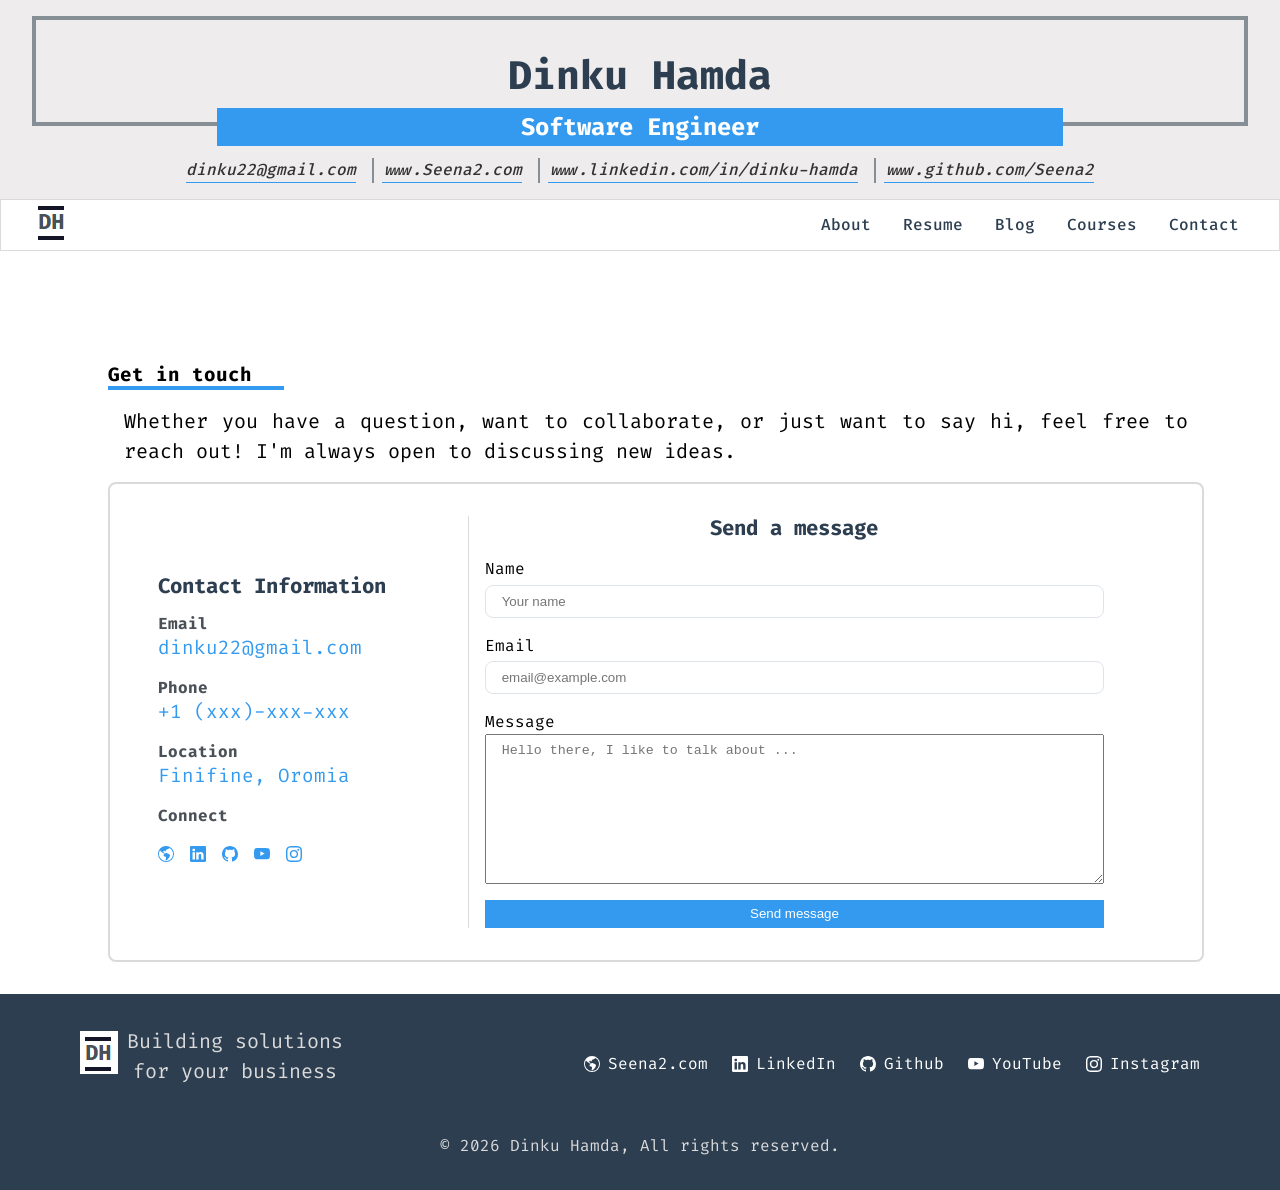
<file: contact.html>
<!DOCTYPE html>
<html lang="en">
<head>
    <meta charset="UTF-8">
    <meta name="viewport" content="width=device-width, initial-scale=1.0">
    <!--Site info-->
    <title>Dinku Hamda - Portfolio | Resume</title>
    <meta name="description" content="Dinku Hamda-[&#39;I am a Software Engineer with 15+ years of experience architecting and shipping scalable, high-performance web applications and microservices. Expert in full-stack development (modern JavaScript frameworks, Node.js, Python, Java, .NET), relational/NoSQL databases, cloud infrastructure (AWS, Docker, Kubernetes), and AI API integration. Recognized for guiding development teams, modernizing legacy architectures, and transforming complex requirements into reliable, user-centric software.&#39;]">
    <meta name="author" content="Dinku Hamda">
    <!-- fonts -->
     <link rel="preconnect" href="https://fonts.googleapis.com"/>
    <!-- Stylesheets -->
     <link rel="stylesheet" href="css/styles.css"/>
     <!-- favicon -->
     <link rel="icon" type="image/svg+xml" href="img/dh.png" />
</head>
<body>
    <header >
        <div class="banner">
             <div class="title">
                <h3>Dinku Hamda</h3>
                <h5>Software Engineer</h5>
            </div>
            <!-- Contact address -->
             
             <Address >
                <ul class="contact">
                    <li><a href="mailto:dinku22@gmail.com" target="_blank">dinku22@gmail.com </a></li> 
                   <li class="left_border"><a href="https://seena2.github.io/" target="_blank">www.Seena2.com</a></li>
                   <li class="left_border"><a href="https://www.linkedin.com/in/dinku-hamda" target="_blank">www.linkedin.com/in/dinku-hamda</a></li>
                   <li class="left_border"><a href="https://www.github.com/Seena2" target="_blank">www.github.com/Seena2</a></li>
                <!-- |   
                |    -->
                </ul>
             </Address>
             
        </div>
       
    </header>
     <nav>
            <div class="logo">
                <a href="index.html"><img src="img/dh.png" alt="logo"></a> 
            </div>
            <div class="mobile_menu">
              <button class="burger-menu" id="burger-btn">☰ </button>
              <ul class="nav_menu" id="nav_menu">
                <button class="close-btn" id="close-btn">✖</button>
                <li><a href="index.html">About</a></li>
                <li><a href="resume.html">Resume</a></li>
                <li><a href="blogs.html">Blog</a></li>
                <li><a href="courses.html">Courses</a></li>
                <li><a href="contact.html">Contact</a></li>
              </ul>
            </div>
            <div class="desktop_menu">
              <ul  >
                <li><a href="index.html">About</a></li>
                <li><a href="resume.html">Resume</a></li>
                <li><a href="blogs.html">Blog</a></li>
                <li><a href="courses.html">Courses</a></li>
                <li><a href="contact.html">Contact</a></li>
              </ul>
            </div>
            <div class="account"></div>
        </nav>

     <main class="main-content">
        

<div class="portfolio-container">
  
  <div class="right_container">
       
    

        <!-- Contact -->
         <section id="contact" class="page-section">
           <h2 class="section-heading">Get in touch</h2>
           <p class="section_description">Whether you have a question, want to collaborate, or just want to say
               hi, feel free to reach out! I'm always open to discussing new ideas.</p>
          <div class="form_container">
            <div class="contact_address">
              <h4 class="subtitle">Contact Information</h4>
              <div class="contact_links">
                 <h5>Email</h5>
                  <a href="mailto:dinku22@gmail.com"  className=" " > dinku22@gmail.com </a>
              </div>
              <div class="contact_links">
                 <h5>Phone</h5>
                  <a href="tel:+1123456789" className=" transition-colors" > +1 (xxx)-xxx-xxx </a>
              </div>
              <div class="contact_links">
                 <h5>Location</h5>
                   <a className="transition-colors"> Finifine, Oromia </a>
              </div>
              <div class="contact_links">
                 <h5>Connect</h5>
                <div className="socialMediaLinks">
                 
                  <div class="connect"> 
                    <ul class="">
                    
                      <li><a href="https://seena2.github.io/" rel="noopener noreferrer" aria-label="Seena2.com" class="link-with-icon">
                          <svg aria-hidden="true"
     xmlns="http://www.w3.org/2000/svg"
     role="img"
     width="16"
     height="16"
     fill="currentColor"
     class="bi bi-globe-americas"
     viewBox="0 0 16 16">
  <path d="M8 0a8 8 0 1 0 0 16A8 8 0 0 0 8 0M2.04 4.326c.325 1.329 2.532 2.54 3.717 3.19.48.263.793.434.743.484q-.121.12-.242.234c-.416.396-.787.749-.758 1.266.035.634.618.824 1.214 1.017.577.188 1.168.38 1.286.983.082.417-.075.988-.22 1.52-.215.782-.406 1.48.22 1.48 1.5-.5 3.798-3.186 4-5 .138-1.243-2-2-3.5-2.5-.478-.16-.755.081-.99.284-.172.15-.322.279-.51.216-.445-.148-2.5-2-1.5-2.5.78-.39.952-.171 1.227.182.078.099.163.208.273.318.609.304.662-.132.723-.633.039-.322.081-.671.277-.867.434-.434 1.265-.791 2.028-1.12.712-.306 1.365-.587 1.579-.88A7 7 0 1 1 2.04 4.327Z" />
</svg>

                          
                        </a>
                      </li>
                    
                      <li><a href="https://www.linkedin.com/in/dinku-hamda" rel="noopener noreferrer" aria-label="LinkedIn" class="link-with-icon">
                          <svg aria-hidden="true"
     xmlns="http://www.w3.org/2000/svg"
     role="img"
     width="16"
     height="16"
     fill="currentColor"
     class="bi bi-linkedin"
     viewBox="0 0 16 16">
  <path d="M0 1.146C0 .513.526 0 1.175 0h13.65C15.474 0 16 .513 16 1.146v13.708c0 .633-.526 1.146-1.175 1.146H1.175C.526 16 0 15.487 0 14.854zm4.943 12.248V6.169H2.542v7.225zm-1.2-8.212c.837 0 1.358-.554 1.358-1.248-.015-.709-.52-1.248-1.342-1.248S2.4 3.226 2.4 3.934c0 .694.521 1.248 1.327 1.248zm4.908 8.212V9.359c0-.216.016-.432.08-.586.173-.431.568-.878 1.232-.878.869 0 1.216.662 1.216 1.634v3.865h2.401V9.25c0-2.22-1.184-3.252-2.764-3.252-1.274 0-1.845.7-2.165 1.193v.025h-.016l.016-.025V6.169h-2.4c.03.678 0 7.225 0 7.225z" />
</svg>

                          
                        </a>
                      </li>
                    
                      <li><a href="https://www.github.com/Seena2" rel="noopener noreferrer" aria-label="Github" class="link-with-icon">
                          <svg aria-hidden="true"
     xmlns="http://www.w3.org/2000/svg"
     role="img"
     width="16"
     height="16"
     fill="currentColor"
     class="bi bi-github"
     viewBox="0 0 16 16">
  <path d="M8 0C3.58 0 0 3.58 0 8c0 3.54 2.29 6.53 5.47 7.59.4.07.55-.17.55-.38 0-.19-.01-.82-.01-1.49-2.01.37-2.53-.49-2.69-.94-.09-.23-.48-.94-.82-1.13-.28-.15-.68-.52-.01-.53.63-.01 1.08.58 1.23.82.72 1.21 1.87.87 2.33.66.07-.52.28-.87.51-1.07-1.78-.2-3.64-.89-3.64-3.95 0-.87.31-1.59.82-2.15-.08-.2-.36-1.02.08-2.12 0 0 .67-.21 2.2.82.64-.18 1.32-.27 2-.27s1.36.09 2 .27c1.53-1.04 2.2-.82 2.2-.82.44 1.1.16 1.92.08 2.12.51.56.82 1.27.82 2.15 0 3.07-1.87 3.75-3.65 3.95.29.25.54.73.54 1.48 0 1.07-.01 1.93-.01 2.2 0 .21.15.46.55.38A8.01 8.01 0 0 0 16 8c0-4.42-3.58-8-8-8" />
</svg>

                          
                        </a>
                      </li>
                    
                      <li><a href="https://youtube.com" rel="noopener noreferrer" aria-label="YouTube" class="link-with-icon">
                          <svg aria-hidden="true"
     xmlns="http://www.w3.org/2000/svg"
     role="img"
     width="16"
     height="16"
     fill="currentColor"
     class="bi bi-youtube"
     viewBox="0 0 16 16">
  <path d="M8.051 1.999h.089c.822.003 4.987.033 6.11.335a2.01 2.01 0 0 1 1.415 1.42c.101.38.172.883.22 1.402l.01.104.022.26.008.104c.065.914.073 1.77.074 1.957v.075c-.001.194-.01 1.108-.082 2.06l-.008.105-.009.104c-.05.572-.124 1.14-.235 1.558a2.01 2.01 0 0 1-1.415 1.42c-1.16.312-5.569.334-6.18.335h-.142c-.309 0-1.587-.006-2.927-.052l-.17-.006-.087-.004-.171-.007-.171-.007c-1.11-.049-2.167-.128-2.654-.26a2.01 2.01 0 0 1-1.415-1.419c-.111-.417-.185-.986-.235-1.558L.09 9.82l-.008-.104A31 31 0 0 1 0 7.68v-.123c.002-.215.01-.958.064-1.778l.007-.103.003-.052.008-.104.022-.26.01-.104c.048-.519.119-1.023.22-1.402a2.01 2.01 0 0 1 1.415-1.42c.487-.13 1.544-.21 2.654-.26l.17-.007.172-.006.086-.003.171-.007A100 100 0 0 1 7.858 2zM6.4 5.209v4.818l4.157-2.408z" />
</svg>

                          
                        </a>
                      </li>
                    
                      <li><a href="https://www.instagram.com" rel="noopener noreferrer" aria-label="Instagram" class="link-with-icon">
                          <svg aria-hidden="true"
     xmlns="http://www.w3.org/2000/svg"
     role="img"
     width="16"
     height="16"
     fill="currentColor"
     class="bi bi-instagram"
     viewBox="0 0 16 16">
  <path d="M8 0C5.829 0 5.556.01 4.703.048 3.85.088 3.269.222 2.76.42a3.9 3.9 0 0 0-1.417.923A3.9 3.9 0 0 0 .42 2.76C.222 3.268.087 3.85.048 4.7.01 5.555 0 5.827 0 8.001c0 2.172.01 2.444.048 3.297.04.852.174 1.433.372 1.942.205.526.478.972.923 1.417.444.445.89.719 1.416.923.51.198 1.09.333 1.942.372C5.555 15.99 5.827 16 8 16s2.444-.01 3.298-.048c.851-.04 1.434-.174 1.943-.372a3.9 3.9 0 0 0 1.416-.923c.445-.445.718-.891.923-1.417.197-.509.332-1.09.372-1.942C15.99 10.445 16 10.173 16 8s-.01-2.445-.048-3.299c-.04-.851-.175-1.433-.372-1.941a3.9 3.9 0 0 0-.923-1.417A3.9 3.9 0 0 0 13.24.42c-.51-.198-1.092-.333-1.943-.372C10.443.01 10.172 0 7.998 0zm-.717 1.442h.718c2.136 0 2.389.007 3.232.046.78.035 1.204.166 1.486.275.373.145.64.319.92.599s.453.546.598.92c.11.281.24.705.275 1.485.039.843.047 1.096.047 3.231s-.008 2.389-.047 3.232c-.035.78-.166 1.203-.275 1.485a2.5 2.5 0 0 1-.599.919c-.28.28-.546.453-.92.598-.28.11-.704.24-1.485.276-.843.038-1.096.047-3.232.047s-2.39-.009-3.233-.047c-.78-.036-1.203-.166-1.485-.276a2.5 2.5 0 0 1-.92-.598 2.5 2.5 0 0 1-.6-.92c-.109-.281-.24-.705-.275-1.485-.038-.843-.046-1.096-.046-3.233s.008-2.388.046-3.231c.036-.78.166-1.204.276-1.486.145-.373.319-.64.599-.92s.546-.453.92-.598c.282-.11.705-.24 1.485-.276.738-.034 1.024-.044 2.515-.045zm4.988 1.328a.96.96 0 1 0 0 1.92.96.96 0 0 0 0-1.92m-4.27 1.122a4.109 4.109 0 1 0 0 8.217 4.109 4.109 0 0 0 0-8.217m0 1.441a2.667 2.667 0 1 1 0 5.334 2.667 2.667 0 0 1 0-5.334" />
</svg>

                          
                        </a>
                      </li>
                    
                  </ul>
                  </div>
            
              </div>
              </div>
            </div>
            <div class="contact_form_container">
              <h4 class="subtitle">Send a message</h4>
              <form className="contact_form">
                <div class="form_group">
                  <label for="name">Name</label>
                  <input type="text" id="name" required class="" placeholder="Your name">
                </div>
                <div class="form_group">
                  <label for="email">Email</label>
                  <input type="email" id="name" required class="" placeholder="email@example.com">
                </div>
                <div class="form_group">
                  <label for="message">Message</label>
                  <textarea  id="message" required  placeholder="Hello there, I like to talk about ..."></textarea>
                </div>
                <div class="formButton">
                  <button> Send message</button>
                </div>
                
            </form>
            </div>
          </div>       
         </section>      

  </div>
</div>

     </main>

      <footer >
        
      <div class="page-footer">
        <div class="footer_logo">
            <a href="index.html"><img src="img/dh.png" alt="logo"></a>
            <p>Building solutions for your business </p>
        </div>
         
        <!-- Social media links -->
              
              <div class="footer_social_links"> 
                <ul class="social_liks">
                
                  <li><a href="https://seena2.github.io/" rel="noopener noreferrer" aria-label="Seena2.com"
                     class="link-with-icon" target="_blank">
                      <svg aria-hidden="true"
     xmlns="http://www.w3.org/2000/svg"
     role="img"
     width="16"
     height="16"
     fill="currentColor"
     class="bi bi-globe-americas"
     viewBox="0 0 16 16">
  <path d="M8 0a8 8 0 1 0 0 16A8 8 0 0 0 8 0M2.04 4.326c.325 1.329 2.532 2.54 3.717 3.19.48.263.793.434.743.484q-.121.12-.242.234c-.416.396-.787.749-.758 1.266.035.634.618.824 1.214 1.017.577.188 1.168.38 1.286.983.082.417-.075.988-.22 1.52-.215.782-.406 1.48.22 1.48 1.5-.5 3.798-3.186 4-5 .138-1.243-2-2-3.5-2.5-.478-.16-.755.081-.99.284-.172.15-.322.279-.51.216-.445-.148-2.5-2-1.5-2.5.78-.39.952-.171 1.227.182.078.099.163.208.273.318.609.304.662-.132.723-.633.039-.322.081-.671.277-.867.434-.434 1.265-.791 2.028-1.12.712-.306 1.365-.587 1.579-.88A7 7 0 1 1 2.04 4.327Z" />
</svg>

                      Seena2.com
                    </a>
                  </li>
                
                  <li><a href="https://www.linkedin.com/in/dinku-hamda" rel="noopener noreferrer" aria-label="LinkedIn"
                     class="link-with-icon" target="_blank">
                      <svg aria-hidden="true"
     xmlns="http://www.w3.org/2000/svg"
     role="img"
     width="16"
     height="16"
     fill="currentColor"
     class="bi bi-linkedin"
     viewBox="0 0 16 16">
  <path d="M0 1.146C0 .513.526 0 1.175 0h13.65C15.474 0 16 .513 16 1.146v13.708c0 .633-.526 1.146-1.175 1.146H1.175C.526 16 0 15.487 0 14.854zm4.943 12.248V6.169H2.542v7.225zm-1.2-8.212c.837 0 1.358-.554 1.358-1.248-.015-.709-.52-1.248-1.342-1.248S2.4 3.226 2.4 3.934c0 .694.521 1.248 1.327 1.248zm4.908 8.212V9.359c0-.216.016-.432.08-.586.173-.431.568-.878 1.232-.878.869 0 1.216.662 1.216 1.634v3.865h2.401V9.25c0-2.22-1.184-3.252-2.764-3.252-1.274 0-1.845.7-2.165 1.193v.025h-.016l.016-.025V6.169h-2.4c.03.678 0 7.225 0 7.225z" />
</svg>

                      LinkedIn
                    </a>
                  </li>
                
                  <li><a href="https://www.github.com/Seena2" rel="noopener noreferrer" aria-label="Github"
                     class="link-with-icon" target="_blank">
                      <svg aria-hidden="true"
     xmlns="http://www.w3.org/2000/svg"
     role="img"
     width="16"
     height="16"
     fill="currentColor"
     class="bi bi-github"
     viewBox="0 0 16 16">
  <path d="M8 0C3.58 0 0 3.58 0 8c0 3.54 2.29 6.53 5.47 7.59.4.07.55-.17.55-.38 0-.19-.01-.82-.01-1.49-2.01.37-2.53-.49-2.69-.94-.09-.23-.48-.94-.82-1.13-.28-.15-.68-.52-.01-.53.63-.01 1.08.58 1.23.82.72 1.21 1.87.87 2.33.66.07-.52.28-.87.51-1.07-1.78-.2-3.64-.89-3.64-3.95 0-.87.31-1.59.82-2.15-.08-.2-.36-1.02.08-2.12 0 0 .67-.21 2.2.82.64-.18 1.32-.27 2-.27s1.36.09 2 .27c1.53-1.04 2.2-.82 2.2-.82.44 1.1.16 1.92.08 2.12.51.56.82 1.27.82 2.15 0 3.07-1.87 3.75-3.65 3.95.29.25.54.73.54 1.48 0 1.07-.01 1.93-.01 2.2 0 .21.15.46.55.38A8.01 8.01 0 0 0 16 8c0-4.42-3.58-8-8-8" />
</svg>

                      Github
                    </a>
                  </li>
                
                  <li><a href="https://youtube.com" rel="noopener noreferrer" aria-label="YouTube"
                     class="link-with-icon" target="_blank">
                      <svg aria-hidden="true"
     xmlns="http://www.w3.org/2000/svg"
     role="img"
     width="16"
     height="16"
     fill="currentColor"
     class="bi bi-youtube"
     viewBox="0 0 16 16">
  <path d="M8.051 1.999h.089c.822.003 4.987.033 6.11.335a2.01 2.01 0 0 1 1.415 1.42c.101.38.172.883.22 1.402l.01.104.022.26.008.104c.065.914.073 1.77.074 1.957v.075c-.001.194-.01 1.108-.082 2.06l-.008.105-.009.104c-.05.572-.124 1.14-.235 1.558a2.01 2.01 0 0 1-1.415 1.42c-1.16.312-5.569.334-6.18.335h-.142c-.309 0-1.587-.006-2.927-.052l-.17-.006-.087-.004-.171-.007-.171-.007c-1.11-.049-2.167-.128-2.654-.26a2.01 2.01 0 0 1-1.415-1.419c-.111-.417-.185-.986-.235-1.558L.09 9.82l-.008-.104A31 31 0 0 1 0 7.68v-.123c.002-.215.01-.958.064-1.778l.007-.103.003-.052.008-.104.022-.26.01-.104c.048-.519.119-1.023.22-1.402a2.01 2.01 0 0 1 1.415-1.42c.487-.13 1.544-.21 2.654-.26l.17-.007.172-.006.086-.003.171-.007A100 100 0 0 1 7.858 2zM6.4 5.209v4.818l4.157-2.408z" />
</svg>

                      YouTube
                    </a>
                  </li>
                
                  <li><a href="https://www.instagram.com" rel="noopener noreferrer" aria-label="Instagram"
                     class="link-with-icon" target="_blank">
                      <svg aria-hidden="true"
     xmlns="http://www.w3.org/2000/svg"
     role="img"
     width="16"
     height="16"
     fill="currentColor"
     class="bi bi-instagram"
     viewBox="0 0 16 16">
  <path d="M8 0C5.829 0 5.556.01 4.703.048 3.85.088 3.269.222 2.76.42a3.9 3.9 0 0 0-1.417.923A3.9 3.9 0 0 0 .42 2.76C.222 3.268.087 3.85.048 4.7.01 5.555 0 5.827 0 8.001c0 2.172.01 2.444.048 3.297.04.852.174 1.433.372 1.942.205.526.478.972.923 1.417.444.445.89.719 1.416.923.51.198 1.09.333 1.942.372C5.555 15.99 5.827 16 8 16s2.444-.01 3.298-.048c.851-.04 1.434-.174 1.943-.372a3.9 3.9 0 0 0 1.416-.923c.445-.445.718-.891.923-1.417.197-.509.332-1.09.372-1.942C15.99 10.445 16 10.173 16 8s-.01-2.445-.048-3.299c-.04-.851-.175-1.433-.372-1.941a3.9 3.9 0 0 0-.923-1.417A3.9 3.9 0 0 0 13.24.42c-.51-.198-1.092-.333-1.943-.372C10.443.01 10.172 0 7.998 0zm-.717 1.442h.718c2.136 0 2.389.007 3.232.046.78.035 1.204.166 1.486.275.373.145.64.319.92.599s.453.546.598.92c.11.281.24.705.275 1.485.039.843.047 1.096.047 3.231s-.008 2.389-.047 3.232c-.035.78-.166 1.203-.275 1.485a2.5 2.5 0 0 1-.599.919c-.28.28-.546.453-.92.598-.28.11-.704.24-1.485.276-.843.038-1.096.047-3.232.047s-2.39-.009-3.233-.047c-.78-.036-1.203-.166-1.485-.276a2.5 2.5 0 0 1-.92-.598 2.5 2.5 0 0 1-.6-.92c-.109-.281-.24-.705-.275-1.485-.038-.843-.046-1.096-.046-3.233s.008-2.388.046-3.231c.036-.78.166-1.204.276-1.486.145-.373.319-.64.599-.92s.546-.453.92-.598c.282-.11.705-.24 1.485-.276.738-.034 1.024-.044 2.515-.045zm4.988 1.328a.96.96 0 1 0 0 1.92.96.96 0 0 0 0-1.92m-4.27 1.122a4.109 4.109 0 1 0 0 8.217 4.109 4.109 0 0 0 0-8.217m0 1.441a2.667 2.667 0 1 1 0 5.334 2.667 2.667 0 0 1 0-5.334" />
</svg>

                      Instagram
                    </a>
                  </li>
                
               </ul>
              </div>
            
      </div>
       <p class="copyright">© 2026 Dinku Hamda, All rights reserved.</p>
    </footer>



    <script src="js/main.js"></script>
    
    

</body>
</html>
</file>
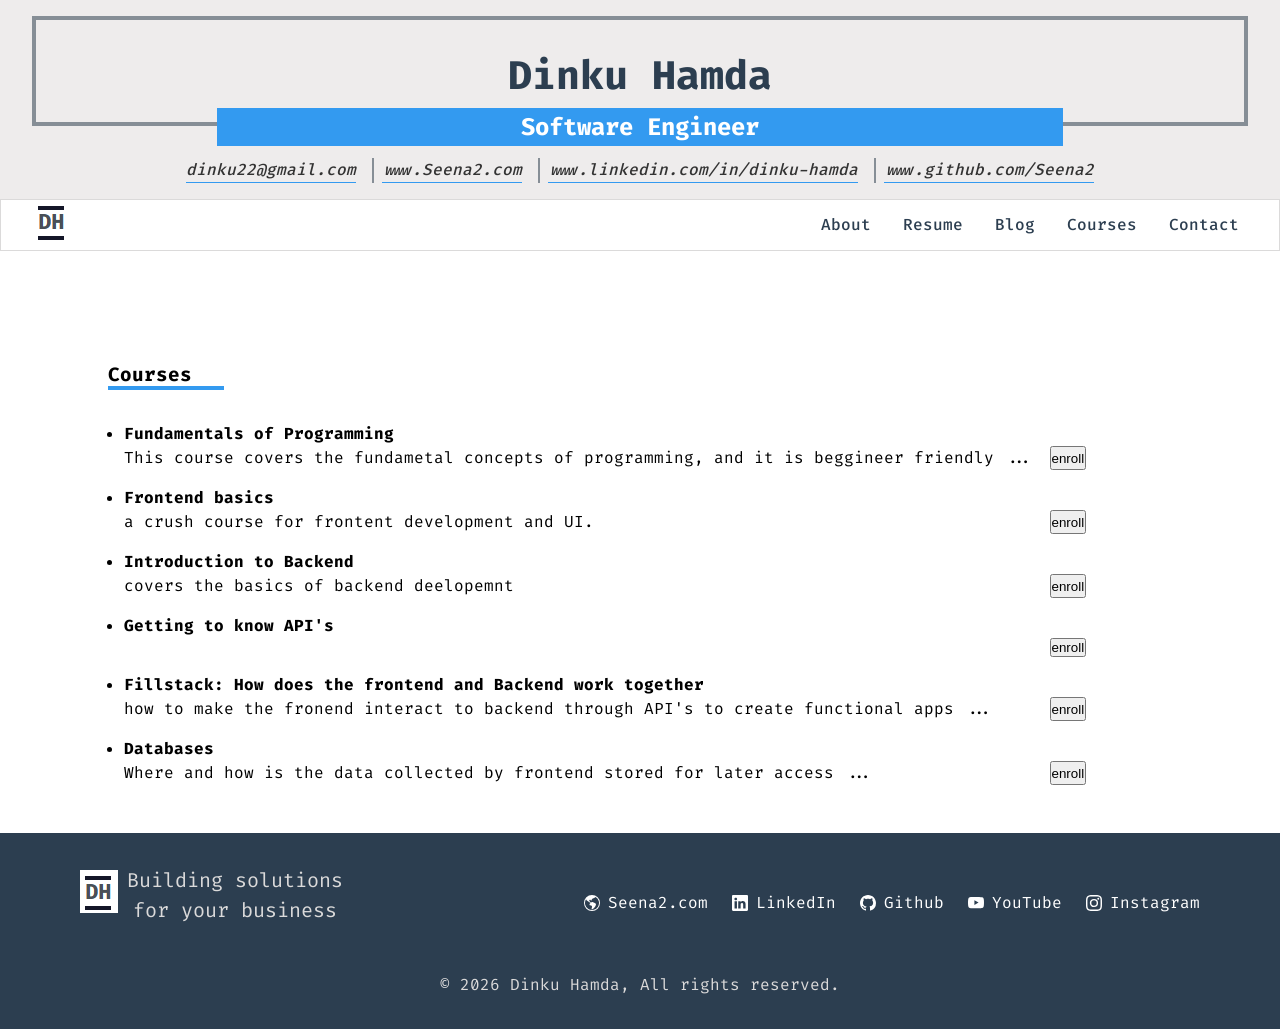
<file: courses.html>
<!DOCTYPE html>
<html lang="en">
<head>
    <meta charset="UTF-8">
    <meta name="viewport" content="width=device-width, initial-scale=1.0">
    <!--Site info-->
    <title>Dinku Hamda - Portfolio | Resume</title>
    <meta name="description" content="Dinku Hamda-[&#39;I am a Software Engineer with 15+ years of experience architecting and shipping scalable, high-performance web applications and microservices. Expert in full-stack development (modern JavaScript frameworks, Node.js, Python, Java, .NET), relational/NoSQL databases, cloud infrastructure (AWS, Docker, Kubernetes), and AI API integration. Recognized for guiding development teams, modernizing legacy architectures, and transforming complex requirements into reliable, user-centric software.&#39;]">
    <meta name="author" content="Dinku Hamda">
    <!-- fonts -->
     <link rel="preconnect" href="https://fonts.googleapis.com"/>
    <!-- Stylesheets -->
     <link rel="stylesheet" href="css/styles.css"/>
     <!-- favicon -->
     <link rel="icon" type="image/svg+xml" href="img/dh.png" />
</head>
<body>
    <header >
        <div class="banner">
             <div class="title">
                <h3>Dinku Hamda</h3>
                <h5>Software Engineer</h5>
            </div>
            <!-- Contact address -->
             
             <Address >
                <ul class="contact">
                    <li><a href="mailto:dinku22@gmail.com" target="_blank">dinku22@gmail.com </a></li> 
                   <li class="left_border"><a href="https://seena2.github.io/" target="_blank">www.Seena2.com</a></li>
                   <li class="left_border"><a href="https://www.linkedin.com/in/dinku-hamda" target="_blank">www.linkedin.com/in/dinku-hamda</a></li>
                   <li class="left_border"><a href="https://www.github.com/Seena2" target="_blank">www.github.com/Seena2</a></li>
                <!-- |   
                |    -->
                </ul>
             </Address>
             
        </div>
       
    </header>
     <nav>
            <div class="logo">
                <a href="index.html"><img src="img/dh.png" alt="logo"></a> 
            </div>
            <div class="mobile_menu">
              <button class="burger-menu" id="burger-btn">☰ </button>
              <ul class="nav_menu" id="nav_menu">
                <button class="close-btn" id="close-btn">✖</button>
                <li><a href="index.html">About</a></li>
                <li><a href="resume.html">Resume</a></li>
                <li><a href="blogs.html">Blog</a></li>
                <li><a href="courses.html">Courses</a></li>
                <li><a href="contact.html">Contact</a></li>
              </ul>
            </div>
            <div class="desktop_menu">
              <ul  >
                <li><a href="index.html">About</a></li>
                <li><a href="resume.html">Resume</a></li>
                <li><a href="blogs.html">Blog</a></li>
                <li><a href="courses.html">Courses</a></li>
                <li><a href="contact.html">Contact</a></li>
              </ul>
            </div>
            <div class="account"></div>
        </nav>

     <main class="main-content">
        

<div class="portfolio-container">
 
  <div class="right_container">
       
        <!-- Courses -->
        <section id="projects" class="section-container">
               
                <div class="projects">
                     <h4 class="section-heading">Courses</h4>
                     <div class="projects_list">
                         
                         <ul>
                          <li>
                            <span class="course_title"> Fundamentals of Programming</span>
                            
                             <div class="projectDescription">
                              <span> This course covers the fundametal concepts of programming, and it is beggineer friendly ...</span> <button> enroll</button>
                             </div>
                          </li>
                         </ul>
                         
                         <ul>
                          <li>
                            <span class="course_title">Frontend basics</span>
                            
                             <div class="projectDescription">
                              <span> a crush course for frontent development and UI.</span> <button> enroll</button>
                             </div>
                          </li>
                         </ul>
                         
                         <ul>
                          <li>
                            <span class="course_title">Introduction to Backend</span>
                            
                             <div class="projectDescription">
                              <span> covers the basics of backend deelopemnt</span> <button> enroll</button>
                             </div>
                          </li>
                         </ul>
                         
                         <ul>
                          <li>
                            <span class="course_title">Getting to know API&#39;s </span>
                            
                             <div class="projectDescription">
                              <span></span> <button> enroll</button>
                             </div>
                          </li>
                         </ul>
                         
                         <ul>
                          <li>
                            <span class="course_title">Fillstack: How does the frontend and Backend work together</span>
                            
                             <div class="projectDescription">
                              <span> how to make the fronend interact to backend through API&#39;s to create functional apps  ...</span> <button> enroll</button>
                             </div>
                          </li>
                         </ul>
                         
                         <ul>
                          <li>
                            <span class="course_title">Databases</span>
                            
                             <div class="projectDescription">
                              <span> Where and how is the data collected by frontend stored for later access ... </span> <button> enroll</button>
                             </div>
                          </li>
                         </ul>
                         
                     </div> 
                 </div>
                 
            
        </section>

   

  </div>
</div>

     </main>

      <footer >
        
      <div class="page-footer">
        <div class="footer_logo">
            <a href="index.html"><img src="img/dh.png" alt="logo"></a>
            <p>Building solutions for your business </p>
        </div>
         
        <!-- Social media links -->
              
              <div class="footer_social_links"> 
                <ul class="social_liks">
                
                  <li><a href="https://seena2.github.io/" rel="noopener noreferrer" aria-label="Seena2.com"
                     class="link-with-icon" target="_blank">
                      <svg aria-hidden="true"
     xmlns="http://www.w3.org/2000/svg"
     role="img"
     width="16"
     height="16"
     fill="currentColor"
     class="bi bi-globe-americas"
     viewBox="0 0 16 16">
  <path d="M8 0a8 8 0 1 0 0 16A8 8 0 0 0 8 0M2.04 4.326c.325 1.329 2.532 2.54 3.717 3.19.48.263.793.434.743.484q-.121.12-.242.234c-.416.396-.787.749-.758 1.266.035.634.618.824 1.214 1.017.577.188 1.168.38 1.286.983.082.417-.075.988-.22 1.52-.215.782-.406 1.48.22 1.48 1.5-.5 3.798-3.186 4-5 .138-1.243-2-2-3.5-2.5-.478-.16-.755.081-.99.284-.172.15-.322.279-.51.216-.445-.148-2.5-2-1.5-2.5.78-.39.952-.171 1.227.182.078.099.163.208.273.318.609.304.662-.132.723-.633.039-.322.081-.671.277-.867.434-.434 1.265-.791 2.028-1.12.712-.306 1.365-.587 1.579-.88A7 7 0 1 1 2.04 4.327Z" />
</svg>

                      Seena2.com
                    </a>
                  </li>
                
                  <li><a href="https://www.linkedin.com/in/dinku-hamda" rel="noopener noreferrer" aria-label="LinkedIn"
                     class="link-with-icon" target="_blank">
                      <svg aria-hidden="true"
     xmlns="http://www.w3.org/2000/svg"
     role="img"
     width="16"
     height="16"
     fill="currentColor"
     class="bi bi-linkedin"
     viewBox="0 0 16 16">
  <path d="M0 1.146C0 .513.526 0 1.175 0h13.65C15.474 0 16 .513 16 1.146v13.708c0 .633-.526 1.146-1.175 1.146H1.175C.526 16 0 15.487 0 14.854zm4.943 12.248V6.169H2.542v7.225zm-1.2-8.212c.837 0 1.358-.554 1.358-1.248-.015-.709-.52-1.248-1.342-1.248S2.4 3.226 2.4 3.934c0 .694.521 1.248 1.327 1.248zm4.908 8.212V9.359c0-.216.016-.432.08-.586.173-.431.568-.878 1.232-.878.869 0 1.216.662 1.216 1.634v3.865h2.401V9.25c0-2.22-1.184-3.252-2.764-3.252-1.274 0-1.845.7-2.165 1.193v.025h-.016l.016-.025V6.169h-2.4c.03.678 0 7.225 0 7.225z" />
</svg>

                      LinkedIn
                    </a>
                  </li>
                
                  <li><a href="https://www.github.com/Seena2" rel="noopener noreferrer" aria-label="Github"
                     class="link-with-icon" target="_blank">
                      <svg aria-hidden="true"
     xmlns="http://www.w3.org/2000/svg"
     role="img"
     width="16"
     height="16"
     fill="currentColor"
     class="bi bi-github"
     viewBox="0 0 16 16">
  <path d="M8 0C3.58 0 0 3.58 0 8c0 3.54 2.29 6.53 5.47 7.59.4.07.55-.17.55-.38 0-.19-.01-.82-.01-1.49-2.01.37-2.53-.49-2.69-.94-.09-.23-.48-.94-.82-1.13-.28-.15-.68-.52-.01-.53.63-.01 1.08.58 1.23.82.72 1.21 1.87.87 2.33.66.07-.52.28-.87.51-1.07-1.78-.2-3.64-.89-3.64-3.95 0-.87.31-1.59.82-2.15-.08-.2-.36-1.02.08-2.12 0 0 .67-.21 2.2.82.64-.18 1.32-.27 2-.27s1.36.09 2 .27c1.53-1.04 2.2-.82 2.2-.82.44 1.1.16 1.92.08 2.12.51.56.82 1.27.82 2.15 0 3.07-1.87 3.75-3.65 3.95.29.25.54.73.54 1.48 0 1.07-.01 1.93-.01 2.2 0 .21.15.46.55.38A8.01 8.01 0 0 0 16 8c0-4.42-3.58-8-8-8" />
</svg>

                      Github
                    </a>
                  </li>
                
                  <li><a href="https://youtube.com" rel="noopener noreferrer" aria-label="YouTube"
                     class="link-with-icon" target="_blank">
                      <svg aria-hidden="true"
     xmlns="http://www.w3.org/2000/svg"
     role="img"
     width="16"
     height="16"
     fill="currentColor"
     class="bi bi-youtube"
     viewBox="0 0 16 16">
  <path d="M8.051 1.999h.089c.822.003 4.987.033 6.11.335a2.01 2.01 0 0 1 1.415 1.42c.101.38.172.883.22 1.402l.01.104.022.26.008.104c.065.914.073 1.77.074 1.957v.075c-.001.194-.01 1.108-.082 2.06l-.008.105-.009.104c-.05.572-.124 1.14-.235 1.558a2.01 2.01 0 0 1-1.415 1.42c-1.16.312-5.569.334-6.18.335h-.142c-.309 0-1.587-.006-2.927-.052l-.17-.006-.087-.004-.171-.007-.171-.007c-1.11-.049-2.167-.128-2.654-.26a2.01 2.01 0 0 1-1.415-1.419c-.111-.417-.185-.986-.235-1.558L.09 9.82l-.008-.104A31 31 0 0 1 0 7.68v-.123c.002-.215.01-.958.064-1.778l.007-.103.003-.052.008-.104.022-.26.01-.104c.048-.519.119-1.023.22-1.402a2.01 2.01 0 0 1 1.415-1.42c.487-.13 1.544-.21 2.654-.26l.17-.007.172-.006.086-.003.171-.007A100 100 0 0 1 7.858 2zM6.4 5.209v4.818l4.157-2.408z" />
</svg>

                      YouTube
                    </a>
                  </li>
                
                  <li><a href="https://www.instagram.com" rel="noopener noreferrer" aria-label="Instagram"
                     class="link-with-icon" target="_blank">
                      <svg aria-hidden="true"
     xmlns="http://www.w3.org/2000/svg"
     role="img"
     width="16"
     height="16"
     fill="currentColor"
     class="bi bi-instagram"
     viewBox="0 0 16 16">
  <path d="M8 0C5.829 0 5.556.01 4.703.048 3.85.088 3.269.222 2.76.42a3.9 3.9 0 0 0-1.417.923A3.9 3.9 0 0 0 .42 2.76C.222 3.268.087 3.85.048 4.7.01 5.555 0 5.827 0 8.001c0 2.172.01 2.444.048 3.297.04.852.174 1.433.372 1.942.205.526.478.972.923 1.417.444.445.89.719 1.416.923.51.198 1.09.333 1.942.372C5.555 15.99 5.827 16 8 16s2.444-.01 3.298-.048c.851-.04 1.434-.174 1.943-.372a3.9 3.9 0 0 0 1.416-.923c.445-.445.718-.891.923-1.417.197-.509.332-1.09.372-1.942C15.99 10.445 16 10.173 16 8s-.01-2.445-.048-3.299c-.04-.851-.175-1.433-.372-1.941a3.9 3.9 0 0 0-.923-1.417A3.9 3.9 0 0 0 13.24.42c-.51-.198-1.092-.333-1.943-.372C10.443.01 10.172 0 7.998 0zm-.717 1.442h.718c2.136 0 2.389.007 3.232.046.78.035 1.204.166 1.486.275.373.145.64.319.92.599s.453.546.598.92c.11.281.24.705.275 1.485.039.843.047 1.096.047 3.231s-.008 2.389-.047 3.232c-.035.78-.166 1.203-.275 1.485a2.5 2.5 0 0 1-.599.919c-.28.28-.546.453-.92.598-.28.11-.704.24-1.485.276-.843.038-1.096.047-3.232.047s-2.39-.009-3.233-.047c-.78-.036-1.203-.166-1.485-.276a2.5 2.5 0 0 1-.92-.598 2.5 2.5 0 0 1-.6-.92c-.109-.281-.24-.705-.275-1.485-.038-.843-.046-1.096-.046-3.233s.008-2.388.046-3.231c.036-.78.166-1.204.276-1.486.145-.373.319-.64.599-.92s.546-.453.92-.598c.282-.11.705-.24 1.485-.276.738-.034 1.024-.044 2.515-.045zm4.988 1.328a.96.96 0 1 0 0 1.92.96.96 0 0 0 0-1.92m-4.27 1.122a4.109 4.109 0 1 0 0 8.217 4.109 4.109 0 0 0 0-8.217m0 1.441a2.667 2.667 0 1 1 0 5.334 2.667 2.667 0 0 1 0-5.334" />
</svg>

                      Instagram
                    </a>
                  </li>
                
               </ul>
              </div>
            
      </div>
       <p class="copyright">© 2026 Dinku Hamda, All rights reserved.</p>
    </footer>



    <script src="js/main.js"></script>
    
    

</body>
</html>
</file>
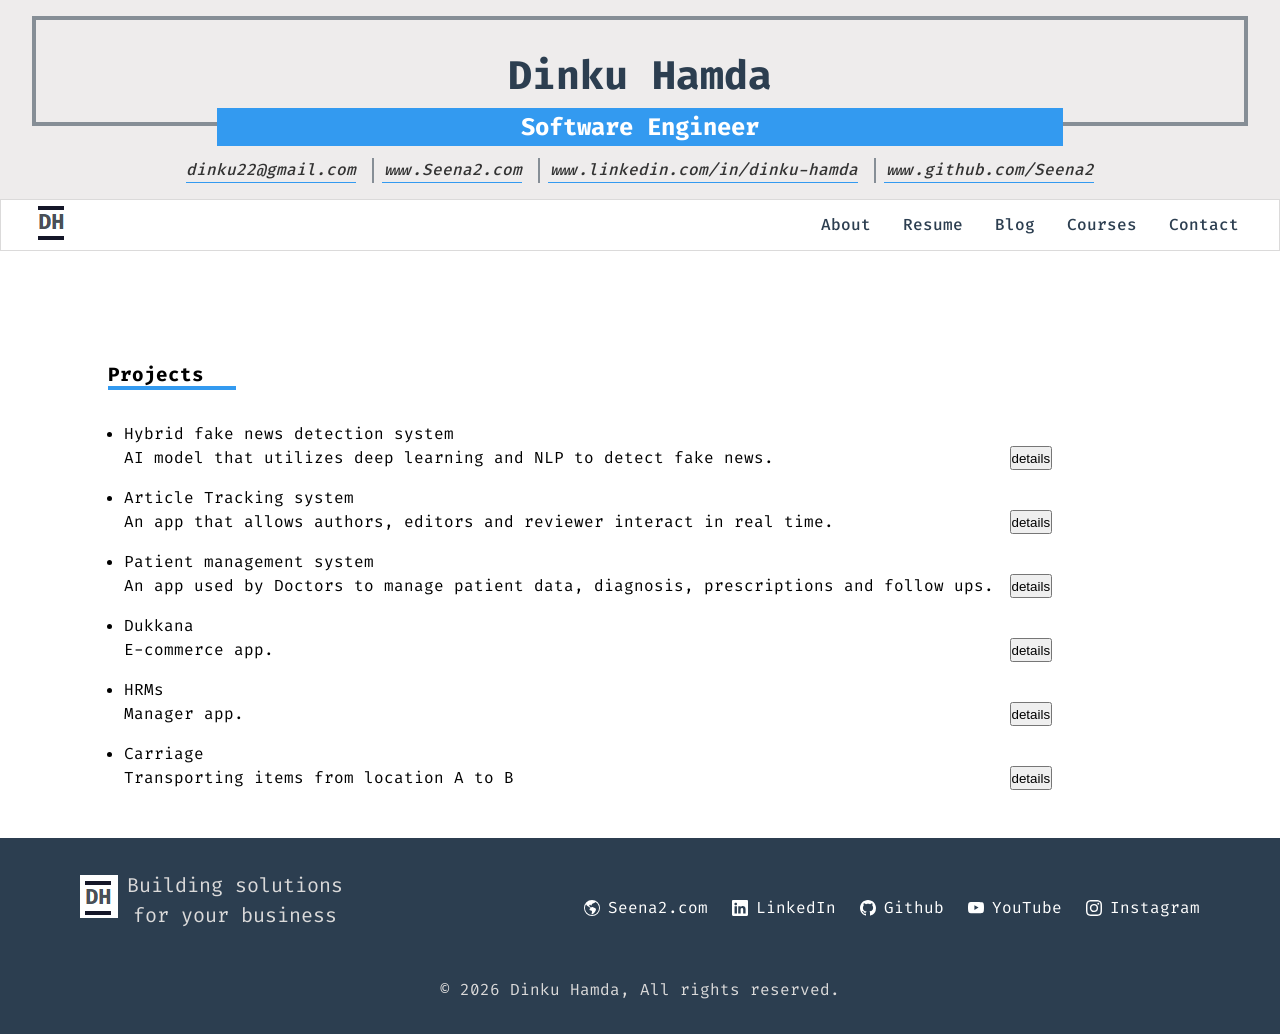
<file: projects.html>
<!DOCTYPE html>
<html lang="en">
<head>
    <meta charset="UTF-8">
    <meta name="viewport" content="width=device-width, initial-scale=1.0">
    <!--Site info-->
    <title>Dinku Hamda - Portfolio | Resume</title>
    <meta name="description" content="Dinku Hamda-[&#39;I am a Software Engineer with 15+ years of experience architecting and shipping scalable, high-performance web applications and microservices. Expert in full-stack development (modern JavaScript frameworks, Node.js, Python, Java, .NET), relational/NoSQL databases, cloud infrastructure (AWS, Docker, Kubernetes), and AI API integration. Recognized for guiding development teams, modernizing legacy architectures, and transforming complex requirements into reliable, user-centric software.&#39;]">
    <meta name="author" content="Dinku Hamda">
    <!-- fonts -->
     <link rel="preconnect" href="https://fonts.googleapis.com"/>
    <!-- Stylesheets -->
     <link rel="stylesheet" href="css/styles.css"/>
     <!-- favicon -->
     <link rel="icon" type="image/svg+xml" href="img/dh.png" />
</head>
<body>
    <header >
        <div class="banner">
             <div class="title">
                <h3>Dinku Hamda</h3>
                <h5>Software Engineer</h5>
            </div>
            <!-- Contact address -->
             
             <Address >
                <ul class="contact">
                    <li><a href="mailto:dinku22@gmail.com" target="_blank">dinku22@gmail.com </a></li> 
                   <li class="left_border"><a href="https://seena2.github.io/" target="_blank">www.Seena2.com</a></li>
                   <li class="left_border"><a href="https://www.linkedin.com/in/dinku-hamda" target="_blank">www.linkedin.com/in/dinku-hamda</a></li>
                   <li class="left_border"><a href="https://www.github.com/Seena2" target="_blank">www.github.com/Seena2</a></li>
                <!-- |   
                |    -->
                </ul>
             </Address>
             
        </div>
       
    </header>
     <nav>
            <div class="logo">
                <a href="index.html"><img src="img/dh.png" alt="logo"></a> 
            </div>
            <div class="mobile_menu">
              <button class="burger-menu" id="burger-btn">☰ </button>
              <ul class="nav_menu" id="nav_menu">
                <button class="close-btn" id="close-btn">✖</button>
                <li><a href="index.html">About</a></li>
                <li><a href="resume.html">Resume</a></li>
                <li><a href="blogs.html">Blog</a></li>
                <li><a href="courses.html">Courses</a></li>
                <li><a href="contact.html">Contact</a></li>
              </ul>
            </div>
            <div class="desktop_menu">
              <ul  >
                <li><a href="index.html">About</a></li>
                <li><a href="resume.html">Resume</a></li>
                <li><a href="blogs.html">Blog</a></li>
                <li><a href="courses.html">Courses</a></li>
                <li><a href="contact.html">Contact</a></li>
              </ul>
            </div>
            <div class="account"></div>
        </nav>

     <main class="main-content">
        

<div class="portfolio-container">
 
  <div class="right_container">
       

       

        <!-- Projects -->
        <section id="projects" class="section-container">
               
                <div class="projects">
                     <h4 class="section-heading">Projects</h4>
                     <div class="projects_list">
                         
                         <ul>
                          <li>
                             Hybrid fake news detection system
                             <div class="projectDescription">
                              <span> AI model that  utilizes deep learning and NLP to detect fake news.</span> <button>details</button>
                             </div>
                          </li>
                         </ul>
                         
                         <ul>
                          <li>
                            Article Tracking system
                             <div class="projectDescription">
                              <span> An app that allows authors, editors and reviewer interact in real time.</span> <button>details</button>
                             </div>
                          </li>
                         </ul>
                         
                         <ul>
                          <li>
                            Patient management system
                             <div class="projectDescription">
                              <span> An app used by Doctors to manage patient data, diagnosis, prescriptions and follow ups.</span> <button>details</button>
                             </div>
                          </li>
                         </ul>
                         
                         <ul>
                          <li>
                            Dukkana
                             <div class="projectDescription">
                              <span> E-commerce app.</span> <button>details</button>
                             </div>
                          </li>
                         </ul>
                         
                         <ul>
                          <li>
                            HRMs
                             <div class="projectDescription">
                              <span> Manager app.</span> <button>details</button>
                             </div>
                          </li>
                         </ul>
                         
                         <ul>
                          <li>
                            Carriage
                             <div class="projectDescription">
                              <span> Transporting items from location A to B</span> <button>details</button>
                             </div>
                          </li>
                         </ul>
                         
                     </div> 
                 </div>
                 
            
        </section>

   

  </div>
</div>

     </main>

      <footer >
        
      <div class="page-footer">
        <div class="footer_logo">
            <a href="index.html"><img src="img/dh.png" alt="logo"></a>
            <p>Building solutions for your business </p>
        </div>
         
        <!-- Social media links -->
              
              <div class="footer_social_links"> 
                <ul class="social_liks">
                
                  <li><a href="https://seena2.github.io/" rel="noopener noreferrer" aria-label="Seena2.com"
                     class="link-with-icon" target="_blank">
                      <svg aria-hidden="true"
     xmlns="http://www.w3.org/2000/svg"
     role="img"
     width="16"
     height="16"
     fill="currentColor"
     class="bi bi-globe-americas"
     viewBox="0 0 16 16">
  <path d="M8 0a8 8 0 1 0 0 16A8 8 0 0 0 8 0M2.04 4.326c.325 1.329 2.532 2.54 3.717 3.19.48.263.793.434.743.484q-.121.12-.242.234c-.416.396-.787.749-.758 1.266.035.634.618.824 1.214 1.017.577.188 1.168.38 1.286.983.082.417-.075.988-.22 1.52-.215.782-.406 1.48.22 1.48 1.5-.5 3.798-3.186 4-5 .138-1.243-2-2-3.5-2.5-.478-.16-.755.081-.99.284-.172.15-.322.279-.51.216-.445-.148-2.5-2-1.5-2.5.78-.39.952-.171 1.227.182.078.099.163.208.273.318.609.304.662-.132.723-.633.039-.322.081-.671.277-.867.434-.434 1.265-.791 2.028-1.12.712-.306 1.365-.587 1.579-.88A7 7 0 1 1 2.04 4.327Z" />
</svg>

                      Seena2.com
                    </a>
                  </li>
                
                  <li><a href="https://www.linkedin.com/in/dinku-hamda" rel="noopener noreferrer" aria-label="LinkedIn"
                     class="link-with-icon" target="_blank">
                      <svg aria-hidden="true"
     xmlns="http://www.w3.org/2000/svg"
     role="img"
     width="16"
     height="16"
     fill="currentColor"
     class="bi bi-linkedin"
     viewBox="0 0 16 16">
  <path d="M0 1.146C0 .513.526 0 1.175 0h13.65C15.474 0 16 .513 16 1.146v13.708c0 .633-.526 1.146-1.175 1.146H1.175C.526 16 0 15.487 0 14.854zm4.943 12.248V6.169H2.542v7.225zm-1.2-8.212c.837 0 1.358-.554 1.358-1.248-.015-.709-.52-1.248-1.342-1.248S2.4 3.226 2.4 3.934c0 .694.521 1.248 1.327 1.248zm4.908 8.212V9.359c0-.216.016-.432.08-.586.173-.431.568-.878 1.232-.878.869 0 1.216.662 1.216 1.634v3.865h2.401V9.25c0-2.22-1.184-3.252-2.764-3.252-1.274 0-1.845.7-2.165 1.193v.025h-.016l.016-.025V6.169h-2.4c.03.678 0 7.225 0 7.225z" />
</svg>

                      LinkedIn
                    </a>
                  </li>
                
                  <li><a href="https://www.github.com/Seena2" rel="noopener noreferrer" aria-label="Github"
                     class="link-with-icon" target="_blank">
                      <svg aria-hidden="true"
     xmlns="http://www.w3.org/2000/svg"
     role="img"
     width="16"
     height="16"
     fill="currentColor"
     class="bi bi-github"
     viewBox="0 0 16 16">
  <path d="M8 0C3.58 0 0 3.58 0 8c0 3.54 2.29 6.53 5.47 7.59.4.07.55-.17.55-.38 0-.19-.01-.82-.01-1.49-2.01.37-2.53-.49-2.69-.94-.09-.23-.48-.94-.82-1.13-.28-.15-.68-.52-.01-.53.63-.01 1.08.58 1.23.82.72 1.21 1.87.87 2.33.66.07-.52.28-.87.51-1.07-1.78-.2-3.64-.89-3.64-3.95 0-.87.31-1.59.82-2.15-.08-.2-.36-1.02.08-2.12 0 0 .67-.21 2.2.82.64-.18 1.32-.27 2-.27s1.36.09 2 .27c1.53-1.04 2.2-.82 2.2-.82.44 1.1.16 1.92.08 2.12.51.56.82 1.27.82 2.15 0 3.07-1.87 3.75-3.65 3.95.29.25.54.73.54 1.48 0 1.07-.01 1.93-.01 2.2 0 .21.15.46.55.38A8.01 8.01 0 0 0 16 8c0-4.42-3.58-8-8-8" />
</svg>

                      Github
                    </a>
                  </li>
                
                  <li><a href="https://youtube.com" rel="noopener noreferrer" aria-label="YouTube"
                     class="link-with-icon" target="_blank">
                      <svg aria-hidden="true"
     xmlns="http://www.w3.org/2000/svg"
     role="img"
     width="16"
     height="16"
     fill="currentColor"
     class="bi bi-youtube"
     viewBox="0 0 16 16">
  <path d="M8.051 1.999h.089c.822.003 4.987.033 6.11.335a2.01 2.01 0 0 1 1.415 1.42c.101.38.172.883.22 1.402l.01.104.022.26.008.104c.065.914.073 1.77.074 1.957v.075c-.001.194-.01 1.108-.082 2.06l-.008.105-.009.104c-.05.572-.124 1.14-.235 1.558a2.01 2.01 0 0 1-1.415 1.42c-1.16.312-5.569.334-6.18.335h-.142c-.309 0-1.587-.006-2.927-.052l-.17-.006-.087-.004-.171-.007-.171-.007c-1.11-.049-2.167-.128-2.654-.26a2.01 2.01 0 0 1-1.415-1.419c-.111-.417-.185-.986-.235-1.558L.09 9.82l-.008-.104A31 31 0 0 1 0 7.68v-.123c.002-.215.01-.958.064-1.778l.007-.103.003-.052.008-.104.022-.26.01-.104c.048-.519.119-1.023.22-1.402a2.01 2.01 0 0 1 1.415-1.42c.487-.13 1.544-.21 2.654-.26l.17-.007.172-.006.086-.003.171-.007A100 100 0 0 1 7.858 2zM6.4 5.209v4.818l4.157-2.408z" />
</svg>

                      YouTube
                    </a>
                  </li>
                
                  <li><a href="https://www.instagram.com" rel="noopener noreferrer" aria-label="Instagram"
                     class="link-with-icon" target="_blank">
                      <svg aria-hidden="true"
     xmlns="http://www.w3.org/2000/svg"
     role="img"
     width="16"
     height="16"
     fill="currentColor"
     class="bi bi-instagram"
     viewBox="0 0 16 16">
  <path d="M8 0C5.829 0 5.556.01 4.703.048 3.85.088 3.269.222 2.76.42a3.9 3.9 0 0 0-1.417.923A3.9 3.9 0 0 0 .42 2.76C.222 3.268.087 3.85.048 4.7.01 5.555 0 5.827 0 8.001c0 2.172.01 2.444.048 3.297.04.852.174 1.433.372 1.942.205.526.478.972.923 1.417.444.445.89.719 1.416.923.51.198 1.09.333 1.942.372C5.555 15.99 5.827 16 8 16s2.444-.01 3.298-.048c.851-.04 1.434-.174 1.943-.372a3.9 3.9 0 0 0 1.416-.923c.445-.445.718-.891.923-1.417.197-.509.332-1.09.372-1.942C15.99 10.445 16 10.173 16 8s-.01-2.445-.048-3.299c-.04-.851-.175-1.433-.372-1.941a3.9 3.9 0 0 0-.923-1.417A3.9 3.9 0 0 0 13.24.42c-.51-.198-1.092-.333-1.943-.372C10.443.01 10.172 0 7.998 0zm-.717 1.442h.718c2.136 0 2.389.007 3.232.046.78.035 1.204.166 1.486.275.373.145.64.319.92.599s.453.546.598.92c.11.281.24.705.275 1.485.039.843.047 1.096.047 3.231s-.008 2.389-.047 3.232c-.035.78-.166 1.203-.275 1.485a2.5 2.5 0 0 1-.599.919c-.28.28-.546.453-.92.598-.28.11-.704.24-1.485.276-.843.038-1.096.047-3.232.047s-2.39-.009-3.233-.047c-.78-.036-1.203-.166-1.485-.276a2.5 2.5 0 0 1-.92-.598 2.5 2.5 0 0 1-.6-.92c-.109-.281-.24-.705-.275-1.485-.038-.843-.046-1.096-.046-3.233s.008-2.388.046-3.231c.036-.78.166-1.204.276-1.486.145-.373.319-.64.599-.92s.546-.453.92-.598c.282-.11.705-.24 1.485-.276.738-.034 1.024-.044 2.515-.045zm4.988 1.328a.96.96 0 1 0 0 1.92.96.96 0 0 0 0-1.92m-4.27 1.122a4.109 4.109 0 1 0 0 8.217 4.109 4.109 0 0 0 0-8.217m0 1.441a2.667 2.667 0 1 1 0 5.334 2.667 2.667 0 0 1 0-5.334" />
</svg>

                      Instagram
                    </a>
                  </li>
                
               </ul>
              </div>
            
      </div>
       <p class="copyright">© 2026 Dinku Hamda, All rights reserved.</p>
    </footer>



    <script src="js/main.js"></script>
    
    

</body>
</html>
</file>
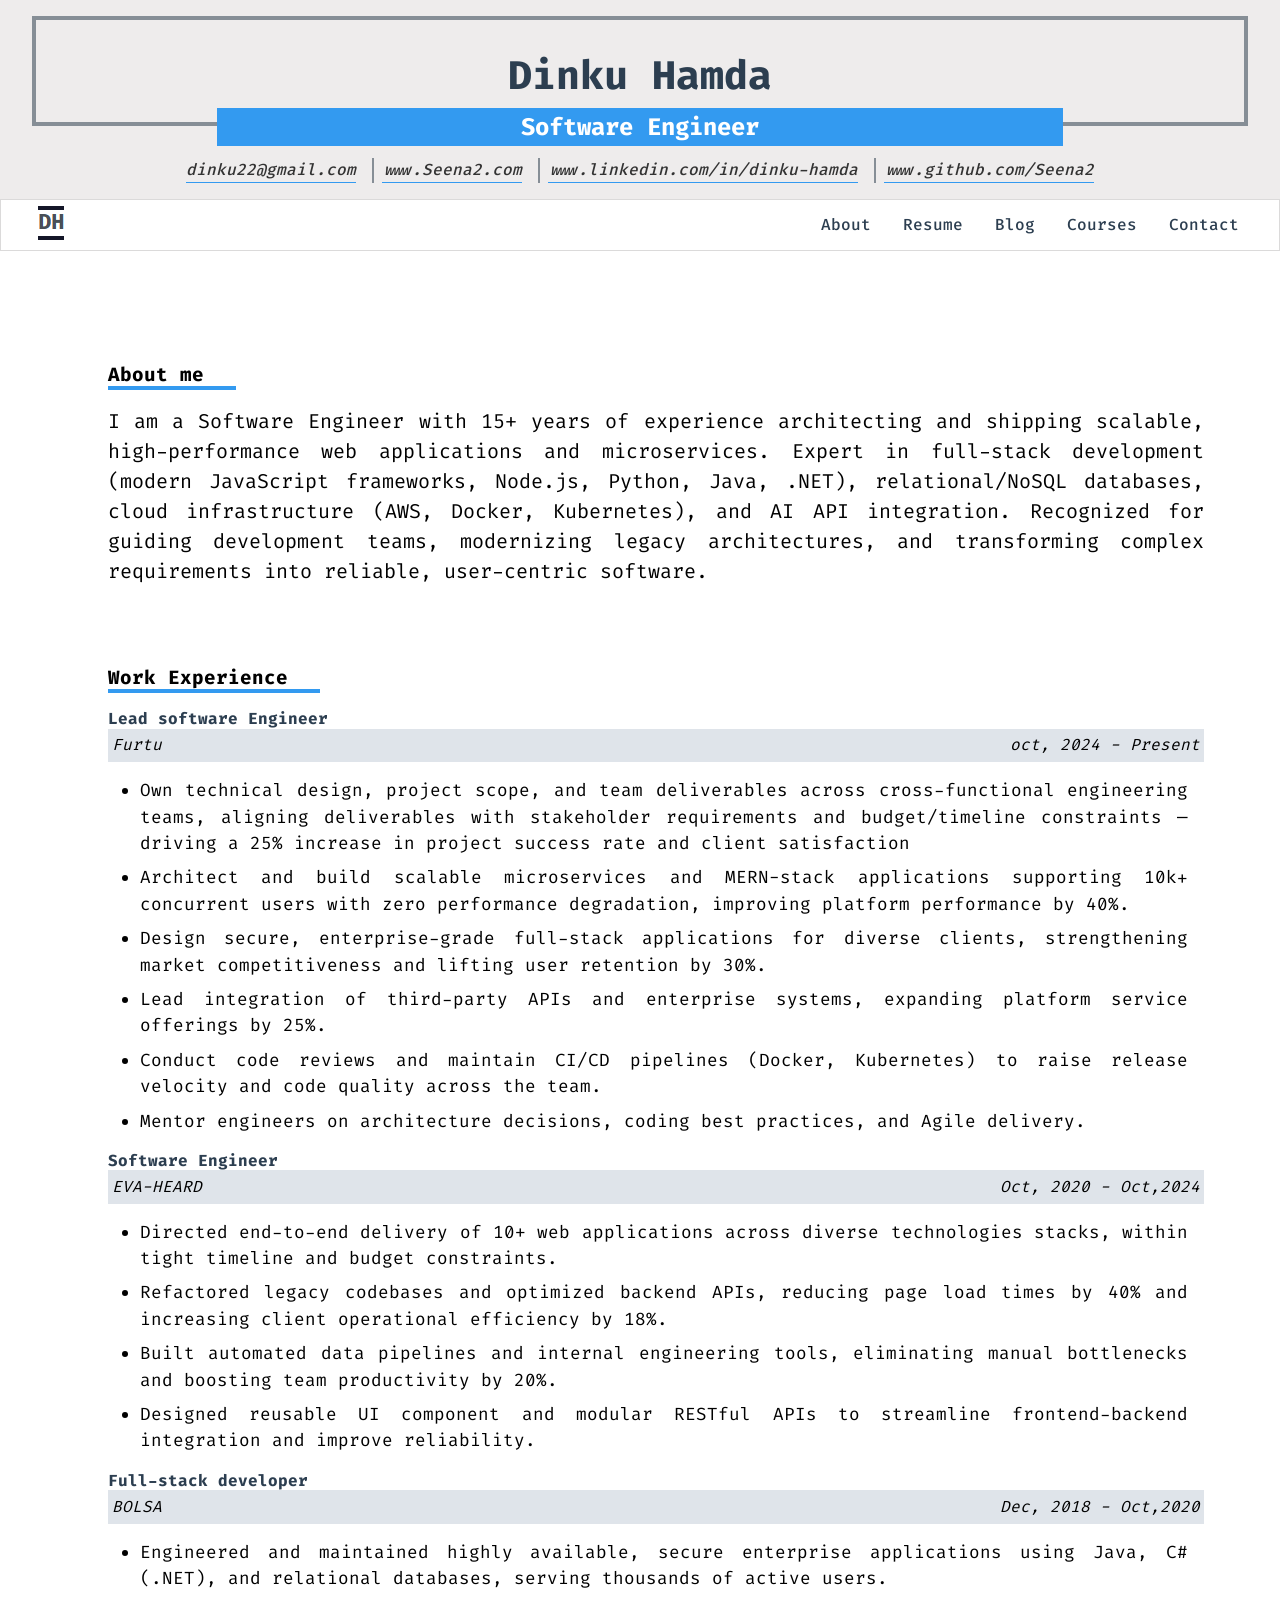
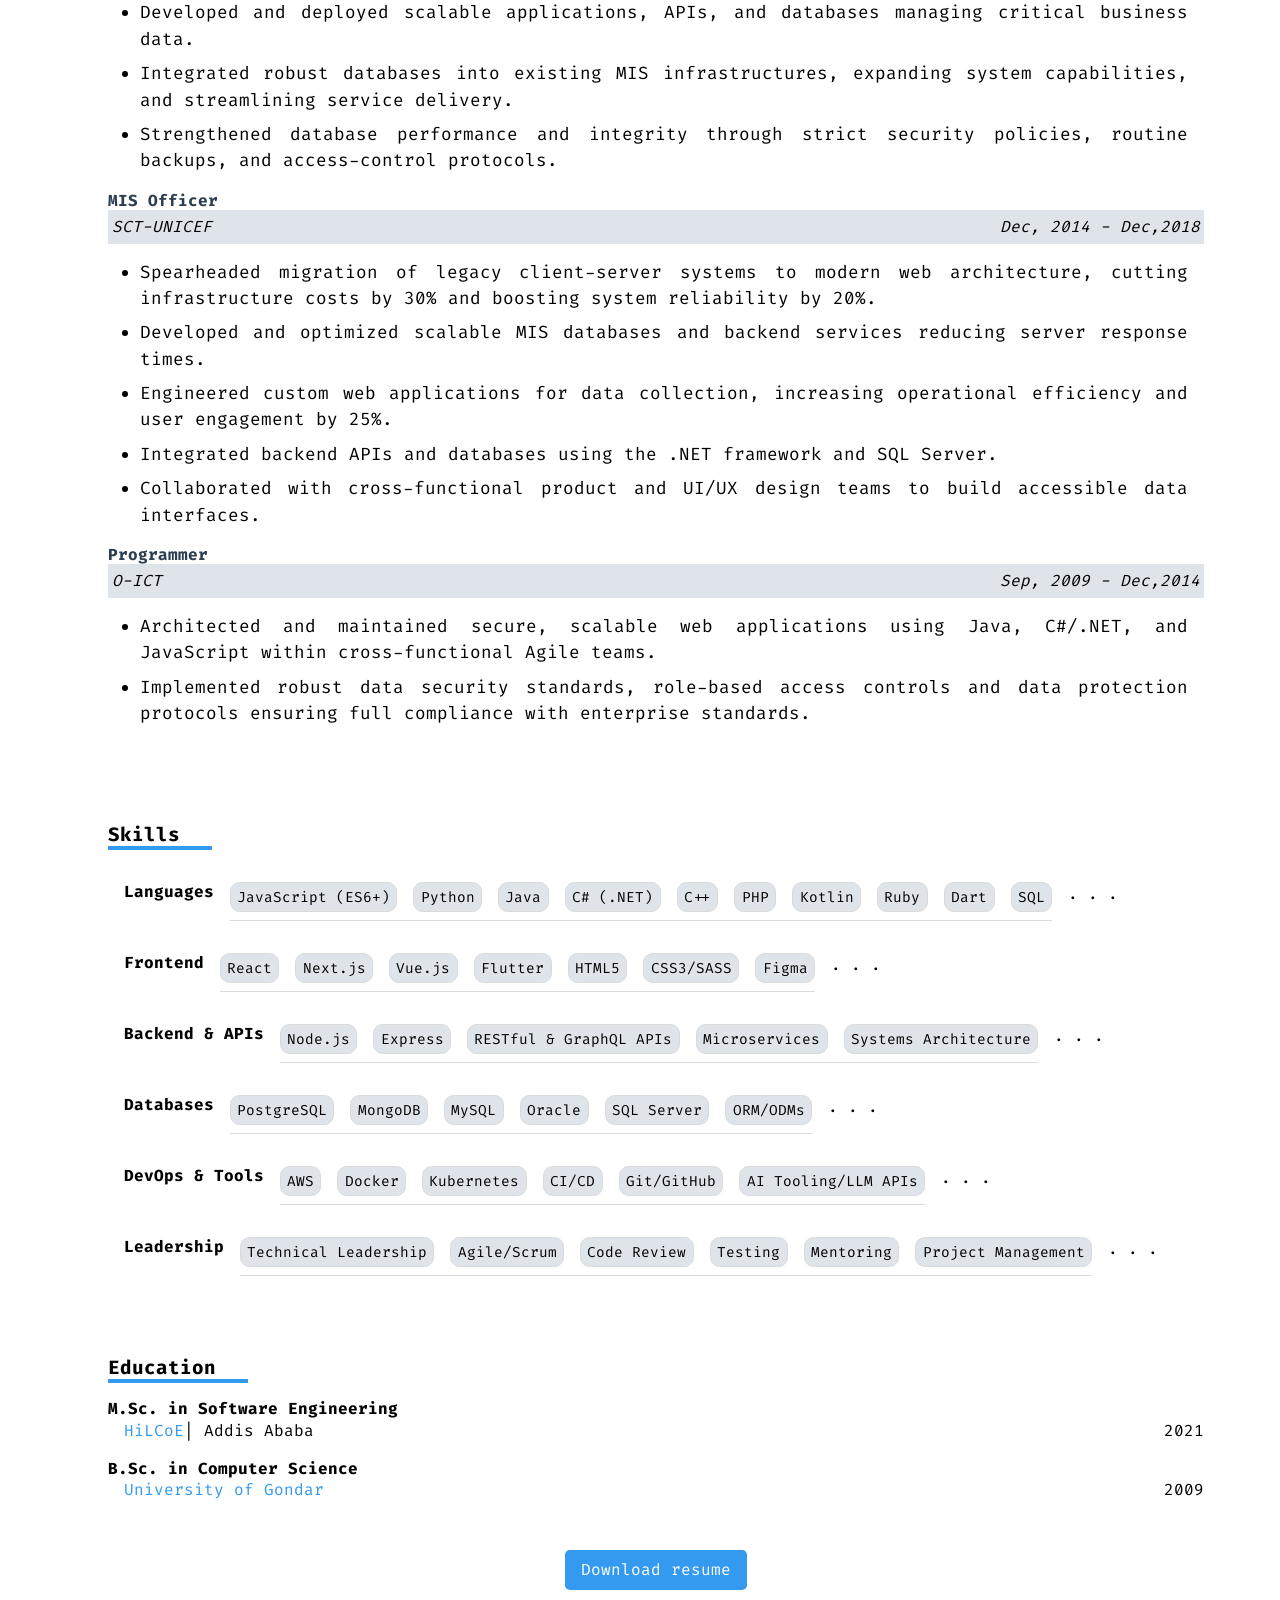
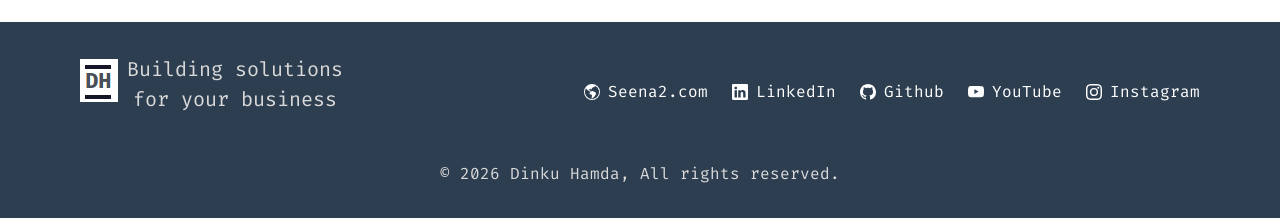
<file: resume.html>
<!DOCTYPE html>
<html lang="en">
<head>
    <meta charset="UTF-8">
    <meta name="viewport" content="width=device-width, initial-scale=1.0">
    <!--Site info-->
    <title>Dinku Hamda - Portfolio | Resume</title>
    <meta name="description" content="Dinku Hamda-[&#39;I am a Software Engineer with 15+ years of experience architecting and shipping scalable, high-performance web applications and microservices. Expert in full-stack development (modern JavaScript frameworks, Node.js, Python, Java, .NET), relational/NoSQL databases, cloud infrastructure (AWS, Docker, Kubernetes), and AI API integration. Recognized for guiding development teams, modernizing legacy architectures, and transforming complex requirements into reliable, user-centric software.&#39;]">
    <meta name="author" content="Dinku Hamda">
    <!-- fonts -->
     <link rel="preconnect" href="https://fonts.googleapis.com"/>
    <!-- Stylesheets -->
     <link rel="stylesheet" href="css/styles.css"/>
     <!-- favicon -->
     <link rel="icon" type="image/svg+xml" href="img/dh.png" />
</head>
<body>
    <header >
        <div class="banner">
             <div class="title">
                <h3>Dinku Hamda</h3>
                <h5>Software Engineer</h5>
            </div>
            <!-- Contact address -->
             
             <Address >
                <ul class="contact">
                    <li><a href="mailto:dinku22@gmail.com" target="_blank">dinku22@gmail.com </a></li> 
                   <li class="left_border"><a href="https://seena2.github.io/" target="_blank">www.Seena2.com</a></li>
                   <li class="left_border"><a href="https://www.linkedin.com/in/dinku-hamda" target="_blank">www.linkedin.com/in/dinku-hamda</a></li>
                   <li class="left_border"><a href="https://www.github.com/Seena2" target="_blank">www.github.com/Seena2</a></li>
                <!-- |   
                |    -->
                </ul>
             </Address>
             
        </div>
       
    </header>
     <nav>
            <div class="logo">
                <a href="index.html"><img src="img/dh.png" alt="logo"></a> 
            </div>
            <div class="mobile_menu">
              <button class="burger-menu" id="burger-btn">☰ </button>
              <ul class="nav_menu" id="nav_menu">
                <button class="close-btn" id="close-btn">✖</button>
                <li><a href="index.html">About</a></li>
                <li><a href="resume.html">Resume</a></li>
                <li><a href="blogs.html">Blog</a></li>
                <li><a href="courses.html">Courses</a></li>
                <li><a href="contact.html">Contact</a></li>
              </ul>
            </div>
            <div class="desktop_menu">
              <ul  >
                <li><a href="index.html">About</a></li>
                <li><a href="resume.html">Resume</a></li>
                <li><a href="blogs.html">Blog</a></li>
                <li><a href="courses.html">Courses</a></li>
                <li><a href="contact.html">Contact</a></li>
              </ul>
            </div>
            <div class="account"></div>
        </nav>

     <main class="main-content">
        

<div class="portfolio-container">
  
  <div class="right_container">
        <!-- Summary -->
        <section id="about" class="section-container">
               
                <div class="summary">
                     <h4 class="section-heading">About me</h4>
                      
                      <p class="summary_paragraph">I am a Software Engineer with 15+ years of experience architecting and shipping scalable, high-performance web applications and microservices. Expert in full-stack development (modern JavaScript frameworks, Node.js, Python, Java, .NET), relational/NoSQL databases, cloud infrastructure (AWS, Docker, Kubernetes), and AI API integration. Recognized for guiding development teams, modernizing legacy architectures, and transforming complex requirements into reliable, user-centric software.</p>
                
                 </div>
            
        </section>

        <!-- Experiance -->
        <section id="experiance" class="section-container">
            
            <div class="experiances">
            <h4 class="section-heading">Work Experience</h4>
            
                <div class="job">
                    <h5 class="job_title">Lead software Engineer</h5> 
                   <div class="job_company">
                      <div class="company_name">
                        
                              Furtu
                          
                      </div> 
                      <div class="year">
                         
                           <span class="section-label">oct, 2024 - Present</span>
                            
                      </div>
                  </div>
                  
                  
                  <div class="job_highlight">
                    <ul>
                      <li>Own technical design, project scope, and team deliverables across cross-functional engineering teams, aligning deliverables with stakeholder requirements and budget/timeline constraints — driving a 25% increase in project success rate and client satisfaction</li><li>Architect and build scalable microservices and MERN-stack applications supporting 10k+ concurrent users with zero performance degradation, improving platform performance by 40%.</li><li>Design secure, enterprise-grade full-stack applications for diverse clients, strengthening market competitiveness and lifting user retention by 30%.</li><li>Lead integration of third-party APIs and enterprise systems, expanding platform service offerings by 25%. </li><li>Conduct code reviews and maintain CI/CD pipelines (Docker, Kubernetes) to raise release velocity and code quality across the team.</li><li>Mentor engineers on architecture decisions, coding best practices, and Agile delivery.</li>
                    </ul>
                  </div>
                  
                     
                 </div>
            
                <div class="job">
                    <h5 class="job_title">Software Engineer</h5> 
                   <div class="job_company">
                      <div class="company_name">
                        
                              EVA-HEARD
                          
                      </div> 
                      <div class="year">
                         
                           <span class="section-label">Oct, 2020 - Oct,2024</span>
                            
                      </div>
                  </div>
                  
                  
                  <div class="job_highlight">
                    <ul>
                      <li>Directed end-to-end delivery of 10+ web applications across diverse technologies stacks, within tight timeline and budget constraints.</li><li>Refactored legacy codebases and optimized backend APIs, reducing page load times by 40% and increasing client operational efficiency by 18%.</li><li>Built automated data pipelines and internal engineering tools, eliminating manual bottlenecks and boosting team productivity by 20%.</li><li>Designed reusable UI component and modular RESTful APIs to streamline frontend-backend integration and improve reliability.</li>
                    </ul>
                  </div>
                  
                     
                 </div>
            
                <div class="job">
                    <h5 class="job_title">Full-stack developer</h5> 
                   <div class="job_company">
                      <div class="company_name">
                        
                              BOLSA
                          
                      </div> 
                      <div class="year">
                         
                           <span class="section-label">Dec, 2018 - Oct,2020</span>
                            
                      </div>
                  </div>
                  
                  
                  <div class="job_highlight">
                    <ul>
                      <li>Engineered and maintained highly available, secure enterprise applications using Java, C# (.NET), and relational databases, serving thousands of active users.</li><li>Developed and deployed scalable applications, APIs, and databases managing critical business data.</li><li>Integrated robust databases into existing MIS infrastructures, expanding system capabilities, and streamlining service delivery.</li><li>Strengthened database performance and integrity through strict security policies, routine backups, and access-control protocols.</li>
                    </ul>
                  </div>
                  
                     
                 </div>
            
                <div class="job">
                    <h5 class="job_title">MIS Officer</h5> 
                   <div class="job_company">
                      <div class="company_name">
                        
                              SCT-UNICEF
                          
                      </div> 
                      <div class="year">
                         
                           <span class="section-label">Dec, 2014 - Dec,2018</span>
                            
                      </div>
                  </div>
                  
                  
                  <div class="job_highlight">
                    <ul>
                      <li>Spearheaded migration of legacy client-server systems to modern web architecture, cutting infrastructure costs by 30% and boosting system reliability by 20%.</li><li>Developed and optimized scalable MIS databases and backend services reducing server response times.</li><li>Engineered custom web applications for data collection, increasing operational efficiency and user engagement by 25%.</li><li>Integrated backend APIs and databases using the .NET framework and SQL Server.</li><li>Collaborated with cross-functional product and UI/UX design teams to build accessible data interfaces.</li>
                    </ul>
                  </div>
                  
                     
                 </div>
            
                <div class="job">
                    <h5 class="job_title">Programmer</h5> 
                   <div class="job_company">
                      <div class="company_name">
                        
                              O-ICT
                          
                      </div> 
                      <div class="year">
                         
                           <span class="section-label">Sep, 2009 - Dec,2014</span>
                            
                      </div>
                  </div>
                  
                  
                  <div class="job_highlight">
                    <ul>
                      <li>Architected and maintained secure, scalable web applications using Java, C#/.NET, and JavaScript within cross-functional Agile teams.</li><li>Implemented robust data security standards, role-based access controls and data protection protocols ensuring full compliance with enterprise standards.</li>
                    </ul>
                  </div>
                  
                     
                 </div>
            
            </div>
            
        </section>

       


          <section id="skills" class="section-containers">
               
                <div class="skills">
                     <h4 class="section-heading">Skills</h4>
                      <div class="skillset">
                        
                        <div class="skill">
                            <h5>Languages</h5>
                            
                          <div class="skill_list">
                             <span>JavaScript (ES6+)</span> <span>Python</span> <span>Java</span> <span>C# (.NET)</span> <span>C++</span> <span>PHP</span> <span>Kotlin</span> <span>Ruby</span> <span>Dart</span> <span>SQL</span>
                          </div>
                           <span class="dots"> . . .</span>
                           
                        </div>
                        
                        <div class="skill">
                            <h5>Frontend</h5>
                            
                          <div class="skill_list">
                             <span>React</span> <span>Next.js</span> <span>Vue.js</span> <span>Flutter</span> <span>HTML5</span> <span>CSS3/SASS</span> <span>Figma</span>
                          </div>
                           <span class="dots"> . . .</span>
                           
                        </div>
                        
                        <div class="skill">
                            <h5>Backend &amp; APIs</h5>
                            
                          <div class="skill_list">
                             <span>Node.js</span> <span>Express</span> <span>RESTful &amp; GraphQL APIs</span> <span>Microservices</span> <span>Systems Architecture</span>
                          </div>
                           <span class="dots"> . . .</span>
                           
                        </div>
                        
                        <div class="skill">
                            <h5>Databases</h5>
                            
                          <div class="skill_list">
                             <span>PostgreSQL</span> <span>MongoDB</span> <span>MySQL</span> <span>Oracle</span> <span>SQL Server</span> <span>ORM/ODMs</span>
                          </div>
                           <span class="dots"> . . .</span>
                           
                        </div>
                        
                        <div class="skill">
                            <h5>DevOps &amp; Tools</h5>
                            
                          <div class="skill_list">
                             <span>AWS</span> <span>Docker</span> <span>Kubernetes</span> <span>CI/CD</span> <span>Git/GitHub</span> <span>AI Tooling/LLM APIs</span>
                          </div>
                           <span class="dots"> . . .</span>
                           
                        </div>
                        
                        <div class="skill">
                            <h5>Leadership</h5>
                            
                          <div class="skill_list">
                             <span>Technical Leadership</span> <span>Agile/Scrum</span> <span>Code Review</span> <span>Testing</span> <span>Mentoring</span> <span>Project Management</span>
                          </div>
                           <span class="dots"> . . .</span>
                           
                        </div>
                        
                        </div>        
                 </div>
            
        </section>
        

        <!-- Education -->
         <section id="education" class="section-containers">
          
            <div class="education">
              <h4 class="section-heading">Education</h4>
              
                <div class="edu">
                  <div class="qualification">
                       <h5 >M.Sc. in Software Engineering </h5> 
                  </div>
                  
                  <div class="schoolDetails">
                    <div class="institution">
                      <a href="https://hilcoe.edu"> HiLCoE</a>
                    
                     <p class="school_location">| Addis Ababa</p>
                    </div>
                     <div>2021</div>
                  </div>
                </div>
              
                <div class="edu">
                  <div class="qualification">
                       <h5 >B.Sc. in Computer Science </h5> 
                  </div>
                  
                  <div class="schoolDetails">
                    <div class="institution">
                      <a href="https://gondarUniveristy.edu"> University of Gondar</a>
                    
                     
                    </div>
                     <div>2009</div>
                  </div>
                </div>
              
            </div>
          
         </section>

         <section class="download_resume">
           <a href="Dinku Hamda_Resume_26.pdf" download target="_blank"> Download resume</a>
         </section>

  </div>
</div>

     </main>

      <footer >
        
      <div class="page-footer">
        <div class="footer_logo">
            <a href="index.html"><img src="img/dh.png" alt="logo"></a>
            <p>Building solutions for your business </p>
        </div>
         
        <!-- Social media links -->
              
              <div class="footer_social_links"> 
                <ul class="social_liks">
                
                  <li><a href="https://seena2.github.io/" rel="noopener noreferrer" aria-label="Seena2.com"
                     class="link-with-icon" target="_blank">
                      <svg aria-hidden="true"
     xmlns="http://www.w3.org/2000/svg"
     role="img"
     width="16"
     height="16"
     fill="currentColor"
     class="bi bi-globe-americas"
     viewBox="0 0 16 16">
  <path d="M8 0a8 8 0 1 0 0 16A8 8 0 0 0 8 0M2.04 4.326c.325 1.329 2.532 2.54 3.717 3.19.48.263.793.434.743.484q-.121.12-.242.234c-.416.396-.787.749-.758 1.266.035.634.618.824 1.214 1.017.577.188 1.168.38 1.286.983.082.417-.075.988-.22 1.52-.215.782-.406 1.48.22 1.48 1.5-.5 3.798-3.186 4-5 .138-1.243-2-2-3.5-2.5-.478-.16-.755.081-.99.284-.172.15-.322.279-.51.216-.445-.148-2.5-2-1.5-2.5.78-.39.952-.171 1.227.182.078.099.163.208.273.318.609.304.662-.132.723-.633.039-.322.081-.671.277-.867.434-.434 1.265-.791 2.028-1.12.712-.306 1.365-.587 1.579-.88A7 7 0 1 1 2.04 4.327Z" />
</svg>

                      Seena2.com
                    </a>
                  </li>
                
                  <li><a href="https://www.linkedin.com/in/dinku-hamda" rel="noopener noreferrer" aria-label="LinkedIn"
                     class="link-with-icon" target="_blank">
                      <svg aria-hidden="true"
     xmlns="http://www.w3.org/2000/svg"
     role="img"
     width="16"
     height="16"
     fill="currentColor"
     class="bi bi-linkedin"
     viewBox="0 0 16 16">
  <path d="M0 1.146C0 .513.526 0 1.175 0h13.65C15.474 0 16 .513 16 1.146v13.708c0 .633-.526 1.146-1.175 1.146H1.175C.526 16 0 15.487 0 14.854zm4.943 12.248V6.169H2.542v7.225zm-1.2-8.212c.837 0 1.358-.554 1.358-1.248-.015-.709-.52-1.248-1.342-1.248S2.4 3.226 2.4 3.934c0 .694.521 1.248 1.327 1.248zm4.908 8.212V9.359c0-.216.016-.432.08-.586.173-.431.568-.878 1.232-.878.869 0 1.216.662 1.216 1.634v3.865h2.401V9.25c0-2.22-1.184-3.252-2.764-3.252-1.274 0-1.845.7-2.165 1.193v.025h-.016l.016-.025V6.169h-2.4c.03.678 0 7.225 0 7.225z" />
</svg>

                      LinkedIn
                    </a>
                  </li>
                
                  <li><a href="https://www.github.com/Seena2" rel="noopener noreferrer" aria-label="Github"
                     class="link-with-icon" target="_blank">
                      <svg aria-hidden="true"
     xmlns="http://www.w3.org/2000/svg"
     role="img"
     width="16"
     height="16"
     fill="currentColor"
     class="bi bi-github"
     viewBox="0 0 16 16">
  <path d="M8 0C3.58 0 0 3.58 0 8c0 3.54 2.29 6.53 5.47 7.59.4.07.55-.17.55-.38 0-.19-.01-.82-.01-1.49-2.01.37-2.53-.49-2.69-.94-.09-.23-.48-.94-.82-1.13-.28-.15-.68-.52-.01-.53.63-.01 1.08.58 1.23.82.72 1.21 1.87.87 2.33.66.07-.52.28-.87.51-1.07-1.78-.2-3.64-.89-3.64-3.95 0-.87.31-1.59.82-2.15-.08-.2-.36-1.02.08-2.12 0 0 .67-.21 2.2.82.64-.18 1.32-.27 2-.27s1.36.09 2 .27c1.53-1.04 2.2-.82 2.2-.82.44 1.1.16 1.92.08 2.12.51.56.82 1.27.82 2.15 0 3.07-1.87 3.75-3.65 3.95.29.25.54.73.54 1.48 0 1.07-.01 1.93-.01 2.2 0 .21.15.46.55.38A8.01 8.01 0 0 0 16 8c0-4.42-3.58-8-8-8" />
</svg>

                      Github
                    </a>
                  </li>
                
                  <li><a href="https://youtube.com" rel="noopener noreferrer" aria-label="YouTube"
                     class="link-with-icon" target="_blank">
                      <svg aria-hidden="true"
     xmlns="http://www.w3.org/2000/svg"
     role="img"
     width="16"
     height="16"
     fill="currentColor"
     class="bi bi-youtube"
     viewBox="0 0 16 16">
  <path d="M8.051 1.999h.089c.822.003 4.987.033 6.11.335a2.01 2.01 0 0 1 1.415 1.42c.101.38.172.883.22 1.402l.01.104.022.26.008.104c.065.914.073 1.77.074 1.957v.075c-.001.194-.01 1.108-.082 2.06l-.008.105-.009.104c-.05.572-.124 1.14-.235 1.558a2.01 2.01 0 0 1-1.415 1.42c-1.16.312-5.569.334-6.18.335h-.142c-.309 0-1.587-.006-2.927-.052l-.17-.006-.087-.004-.171-.007-.171-.007c-1.11-.049-2.167-.128-2.654-.26a2.01 2.01 0 0 1-1.415-1.419c-.111-.417-.185-.986-.235-1.558L.09 9.82l-.008-.104A31 31 0 0 1 0 7.68v-.123c.002-.215.01-.958.064-1.778l.007-.103.003-.052.008-.104.022-.26.01-.104c.048-.519.119-1.023.22-1.402a2.01 2.01 0 0 1 1.415-1.42c.487-.13 1.544-.21 2.654-.26l.17-.007.172-.006.086-.003.171-.007A100 100 0 0 1 7.858 2zM6.4 5.209v4.818l4.157-2.408z" />
</svg>

                      YouTube
                    </a>
                  </li>
                
                  <li><a href="https://www.instagram.com" rel="noopener noreferrer" aria-label="Instagram"
                     class="link-with-icon" target="_blank">
                      <svg aria-hidden="true"
     xmlns="http://www.w3.org/2000/svg"
     role="img"
     width="16"
     height="16"
     fill="currentColor"
     class="bi bi-instagram"
     viewBox="0 0 16 16">
  <path d="M8 0C5.829 0 5.556.01 4.703.048 3.85.088 3.269.222 2.76.42a3.9 3.9 0 0 0-1.417.923A3.9 3.9 0 0 0 .42 2.76C.222 3.268.087 3.85.048 4.7.01 5.555 0 5.827 0 8.001c0 2.172.01 2.444.048 3.297.04.852.174 1.433.372 1.942.205.526.478.972.923 1.417.444.445.89.719 1.416.923.51.198 1.09.333 1.942.372C5.555 15.99 5.827 16 8 16s2.444-.01 3.298-.048c.851-.04 1.434-.174 1.943-.372a3.9 3.9 0 0 0 1.416-.923c.445-.445.718-.891.923-1.417.197-.509.332-1.09.372-1.942C15.99 10.445 16 10.173 16 8s-.01-2.445-.048-3.299c-.04-.851-.175-1.433-.372-1.941a3.9 3.9 0 0 0-.923-1.417A3.9 3.9 0 0 0 13.24.42c-.51-.198-1.092-.333-1.943-.372C10.443.01 10.172 0 7.998 0zm-.717 1.442h.718c2.136 0 2.389.007 3.232.046.78.035 1.204.166 1.486.275.373.145.64.319.92.599s.453.546.598.92c.11.281.24.705.275 1.485.039.843.047 1.096.047 3.231s-.008 2.389-.047 3.232c-.035.78-.166 1.203-.275 1.485a2.5 2.5 0 0 1-.599.919c-.28.28-.546.453-.92.598-.28.11-.704.24-1.485.276-.843.038-1.096.047-3.232.047s-2.39-.009-3.233-.047c-.78-.036-1.203-.166-1.485-.276a2.5 2.5 0 0 1-.92-.598 2.5 2.5 0 0 1-.6-.92c-.109-.281-.24-.705-.275-1.485-.038-.843-.046-1.096-.046-3.233s.008-2.388.046-3.231c.036-.78.166-1.204.276-1.486.145-.373.319-.64.599-.92s.546-.453.92-.598c.282-.11.705-.24 1.485-.276.738-.034 1.024-.044 2.515-.045zm4.988 1.328a.96.96 0 1 0 0 1.92.96.96 0 0 0 0-1.92m-4.27 1.122a4.109 4.109 0 1 0 0 8.217 4.109 4.109 0 0 0 0-8.217m0 1.441a2.667 2.667 0 1 1 0 5.334 2.667 2.667 0 0 1 0-5.334" />
</svg>

                      Instagram
                    </a>
                  </li>
                
               </ul>
              </div>
            
      </div>
       <p class="copyright">© 2026 Dinku Hamda, All rights reserved.</p>
    </footer>



    <script src="js/main.js"></script>
    
    

</body>
</html>
</file>
<file: css/styles.css>
@import url("https://fonts.googleapis.com/css2?family=Lato:ital,wght@0,100;0,300;0,400;0,700;0,900;1,100;1,300;1,400;1,700;1,900&family=Montserrat:ital,wght@0,100..900;1,100..900&family=Mozilla+Text:wght@200..700&family=Raleway:ital,wght@0,100..900;1,100..900&family=Roboto+Condensed:ital,wght@0,100..900;1,100..900&display=swap");
@import url("https://fonts.googleapis.com/css2?family=Inter:ital,opsz,wght@0,14..32,100..900;1,14..32,100..900&family=Lato:ital,wght@0,100;0,300;0,400;0,700;0,900;1,100;1,300;1,400;1,700;1,900&family=Montserrat:ital,wght@0,100..900;1,100..900&family=Mozilla+Text:wght@200..700&family=Raleway:ital,wght@0,100..900;1,100..900&family=Roboto+Condensed:ital,wght@0,100..900;1,100..900&display=swap");
@import url("https://fonts.googleapis.com/css2?family=Fira+Code:wght@300..700&family=Inter:ital,opsz,wght@0,14..32,100..900;1,14..32,100..900&family=Lato:ital,wght@0,100;0,300;0,400;0,700;0,900;1,100;1,300;1,400;1,700;1,900&family=Montserrat:ital,wght@0,100..900;1,100..900&family=Mozilla+Text:wght@200..700&family=Poppins:ital,wght@0,100;0,200;0,300;0,400;0,500;0,600;0,700;0,800;0,900;1,100;1,200;1,300;1,400;1,500;1,600;1,700;1,800;1,900&family=Raleway:ital,wght@0,100..900;1,100..900&family=Roboto+Condensed:ital,wght@0,100..900;1,100..900&display=swap");


html {
  font-size: 62.5%; /*10px=1rem*/
  scroll-behavior: smooth;
}
* {
  margin: 0;
  padding: 0;
  box-sizing: border-box;
}
/* -----------------BASE STYLING------------------- */

:root {
  --color-primary: #339af0;
  --color-primary-shade: #1c7ed6;
  --color-primary-tint: #d0ebff;

  --color-secondary: #02a650;
  --color-secondary-shade: #027a43;
  --color-secondary-tint: #d3f9d8;

  --color-black: #141628;
  --color-black-1: #333;
  --color-black-2: #212b38;
  --color-black-3: #495057;
/* Background colors */
  --color-gray : #747d8c;
  --color-gray-2: #868e96;
  --color-lightGray: #f0f0f0;
  --color-lightGray-1: #dbdada;
  --color-lightGray-2: #f1f2f6;
  --color-lightGray-2: #dfe4ea;
  
  --color-white: #ffffff;
  --color-dark-blue:#2c3e50;
  
  /* Font sizes */
  --text-sm-12: 1.2rem; /* 12px */
  --text-base-16: 1.6rem; /* 16px */
  --text-paragraph-20: 2rem; /* 20px */
  --text-h5-24: 2.4rem; /* 24px */
  --text-h4-32: 3.2rem; /* 32px */
  --text-h3-40: 4rem; /* 40px */
  --text-h2-48: 4.8rem; /* 48px */
  --text-h1-62: 6.2rem; /* 62px */

  /* font-weight */
  --font-weight-normal: 400;
  --font-weight-bold: 700;
  /* line-height  */
  --line-height-tight: 1.2;
  --line-height-regular: 1.5;
  /* letter-spacing */
  --letter-spacing-tight: -2px;
  /* navbar height */
  --navbar-height: 4rem;
}


h1,h2,h3,h4,h5 {
  font-weight: var(--font-weight-bold);
  line-height: var(--line-height-tight);
  /* letter-spacing: var(--letter-spacing-tight); */
  color: var(--color-dark);
}
h1 {
  font-size: 3.8rem; /*product of 16px X  1.25(typeScale)=62px */
}
h2 {
  font-size: 3rem; /*product of 16px X 1.25(typeScale)=48px */
}
h3 {
  font-size: 2.5rem; /*product of 16px X  1.25(typeScale)=40px */
}
h4 {
  font-size: 2rem; /*32px*/
}
h5 {
  font-size: 1.5rem; /*24px*/
}

p {
  font-size: 1.25rem; /*20px*/
}
.small-text {
  font-size: 0.8rem;
}
a {
  font-size: 1rem; /*16px*/
  text-decoration: none;
  cursor: pointer;
  display: inline-block;
}
a:link,
a:visited,
a:hover,
a:active {
  color: var(--color-primary);
}

/* -----------------Components------------------- */
/*===buttons===*/
.btn {
  display: inline-block;
  font-weight: var(--font-weight-normal);
  padding: 0.3rem 1rem;
  border-radius: 6px;
  font-size: 1.2rem;
  text-decoration: none;
}

.btn-primary:link,
.btn-primary:visited {
  background-color: var(--color-primary);
  color: var(--color-white);
  border: 2px solid var(--color-primary);
}
.btn-primary:hover,
.btn-primary:active {
  background-color: var(--color-primary-shade);
  border: 2px solid var(--color-primary);
  border-radius: 6rem;
}
.btn-primary-outline:link,
.btn-primary-outline:visited {
  color: var(--color-primary);
  /* background-color: var(--color-white); */
  border: 2px solid var(--color-primary);
}
.btn-primary-outline:hover,
.btn-primary-outline:active {
  color: var(--color-primary-shade);
  border: 2px solid var(--color-primary-shade);
  border-radius: 6rem;
}
/* =============================== */
body {
  font-family: "Fira Code", "poppins", "Inter", "Montserrat", "Lato", monospace,
    Verdana, Geneva, Tahoma, sans-serif;
  /* font-size: 1.2rem; */
  font-weight: var(--font-weight-normal);
  line-height: var(--line-height-regular);
  color: var(--color-dark-1);
  /* background-color: var(--color-lightGray); */
  display: grid;
  grid-template-columns: 1fr;
  min-height: 100vh;
  scroll-behavior: smooth;
}
/* main content */
.main-content {
  max-width: 120rem; /*1200px;*/
  width: 90%;
  margin: 0 auto;
}

/* HEADER */
.banner{
    background-color: #eeecec;
    margin: 0 auto;
    padding: 1rem 2rem;
    width: 100%;
}
.title{
    width: 100%;
    border: 0.3rem solid var(--color-gray-2);
    display: flex;
    flex-direction: column;
    justify-content: center;
    align-items: center;
    margin: 0 auto;
    h3{
        margin: 2rem 0 0.5rem;
        color: var(--color-dark-blue);
    }
    h5{
        color: var(--color-white);
        background-color: var(--color-primary);
        padding: 0.3rem 0 ;
        margin-bottom: -1.5rem;
        width: 70%;
        text-align: center;

    }
}
.contact{
    display: flex;
    flex-wrap: wrap;
    justify-content: center;
    gap: 1rem;
    margin: 0 auto;
    margin-top: 2rem;
    padding: 0 1rem;
    list-style: none;
    a{
        color: var(--color-black-1);
        font-weight: 500;
        border-bottom: 1px solid var(--color-primary);
    }
    a:hover{
        color: var(--color-primary-shade);
        border-bottom: none;
    }
    .left_border{
        border-left: 2px solid var(--color-gray-2);
        padding-left: 0.5rem;
    }
}

/* NAVBAR */
nav{
    position: sticky;
    top: 0;
    width: 100%;
    z-index: 999;
    display: flex;
    justify-content: space-between;
    align-items: center;
    margin: 0 auto;
    padding: 0 2rem;
    background-color: var(--color-white);
    border:  1px solid var(--color-lightGray-1);
    ul{
      list-style: none;
    }
}


/* Hide the menu by default on mobile */
.nav_menu {
  position: fixed;
  top: 0;
  right: -100%; /* Push the menu off the screen */
  width: 25rem;
  height: 100vh;
  background-color: #ffffff;
  transition: right 0.3s ease-in-out; /* Smooth sliding */
  display: flex;
  gap:1rem;
  flex-direction: column;
  padding: 2rem;
  
  li a{
    width: 100%;
    padding: 0.5rem ;
    color: var(--color-dark-blue);
    font-size: 1.2rem;
    font-weight: 700;
  }
  li a:hover{
    cursor: pointer;
    background-color: var(--color-lightGray);
    color: var(--color-primary);
  }
  
}
/* Show the menu when the active class is added */
.nav_menu.active {
  right: 0; /* Slide the menu into view */
}
.burger-menu{
  border: none;
  font-size: 2rem;
  background-color: var(--color-white);
  cursor:pointer;
}

/* Hide the close button on larger screens if needed */
.close-btn {
  background: none;
  border: none;
  font-size: 2rem;
  align-self: flex-end;
  cursor: pointer;
  &:hover{
    cursor: pointer;
  }
}


/* Desktop menu */
.desktop_menu,.account{
    display: none;
}
.desktop_menu ul{
  display: flex;
  justify-content: space-between;
  align-items: center;
  gap: 1rem;
  li a{
    padding: 0.5rem ;
    color: var(--color-dark-blue);
    font-size: 1rem;
    font-weight: 500;
  }
   li a:hover{
    cursor: pointer;
    color: var(--color-primary-shade);
  }
}

/* PORTFOLIO PAGE */
.portfolio-container{
  width: 98%;
  display: flex;
  justify-content: space-between;
  margin: 0 auto;
}
.sidebar{
  background-color: var(--color-dark-blue);
}
.sidebar{
  display: none;
  scroll-behavior: smooth;
}
.sidebar_nav{
  position: sticky; /* for this o work the parent must be a div and have space */
  top: 100px;
  width: 14rem;
  list-style: none;
  margin-top: 3rem;
 li a{
  width: 100%;
  color: var(--color-white);
  padding: 0.5rem 1rem ;
  cursor: pointer;
 }
 li a:hover{
  background-color: var(--color-gray);
 }
}
.right_container{
  padding: 2rem;
  padding-right: 0;
  text-align: justify;
}

/* About section */
section {
  width: 100%;
  min-height: fit-content;
 
}
.section-container {
  /* min-height: calc(100vh - var(--navbar-height)); */
  display: flex;
  flex-direction: column;
  margin: 0 auto;
  justify-content: center;
  align-items: center;
  gap: 2rem;
  p{
    text-align: justify;
    margin-top: 1rem;
  }
}
.section-heading{
    font-size: 1.2rem;
    border-bottom: 0.3rem solid var(--color-primary);
    width: fit-content;
    padding-right: 2rem;
    margin-top: 5rem;
  }

/* Experiance */
.experiances{
  /* margin-top: 5rem; */
}
.job_title{
  font-size: 1rem;
  color: var(--color-dark-blue);
  margin-top: 1rem;
}
.job_company{
  display: flex;
  justify-content: space-between;
  align-items: center;
  background-color: var(--color-lightGray-2);
  font-style: italic;
  font-weight: 400;
  padding: 0.3rem;
}
.company_name{
  display: flex;
}
.job_highlight{
  margin: 1rem;
  margin-left: 2rem;
  li{
    margin-top: 0.5rem;
    font-size: 1.1rem;
  }
}

/* Projects */

.project_container{
  display: grid;
  grid-template-columns:  1fr;
  margin-top: 1rem;
  gap: 1rem;
  margin: 0 auto;
  margin-top: 3rem;
}
.card,.card_description{
  background-color: var(--color-lightGray-2);
  /* border: 1px solid var(--color-lightGray-2); */
  display: flex;
  flex-direction: column;
  justify-content: center;
  align-items: center;
  margin: 0 auto;
  gap: 1rem;
}
.card_img{
width: 100%;
.cardImage{
  width: 100%;
}
.cardImage:hover{
  
}
}

.card_description{
  padding: 0 1rem;
  .image_caption{
    font-weight: 600;
    text-align: center;
  }
  .card_summary{
    font-size: 1rem;
    padding-left: 0.5rem;
    padding-bottom: 0.5rem;
  }
}
 .card_button{
    width: 100%;
    position: relative;
    margin: 1rem 0;
    button{
      width: 100%;
      padding: 0.5rem;
      position: absolute;
      bottom: 0;
      margin-bottom: 0;
      border: none;
      background-color: var(--color-primary);
      border: 1px solid var(--color-primary-shade);
      color: var(--color-white);
      cursor: pointer;
    }
    button:hover{
      background-color: var(--color-primary-shade);
    }
  }
.section_button{
  width: 100%;
  
  a{
  width: 100%;
  padding: 0.2rem;
  background-color: var(--color-dark-blue);
  border: 1px solid var(--color-primary-shade);
   font-size: 1.2rem;
  text-align: center;
  border-radius: 5px;
    color: var(--color-white);
  }
  a:hover{
    background-color: var(--color-white);
    color: var(--color-dark-blue);
  }
}

/* Skills section */
.skills{
 margin-top: 3rem;
}
.skillset{
  margin-left: 1rem;
}

.skill{
  display: flex;
  gap: 1rem;
  margin-top: 2rem;
  h5{
    font-size: 1rem;
  }
}
.skill_list{
  display: flex;
  flex-wrap: wrap;
  gap: 1rem;
 border-bottom: 1px solid var(--color-lightGray-1);
 padding-bottom: 0.5rem;
  
  span{
    background-color: var(--color-lightGray-2);
    border: 1px solid var(--color-lightGray-1);
    padding: 0.2rem 0.4rem ;
    border-radius: 0.6rem;
    line-height: 1.5;
    font-size: 0.9rem;
    font-weight: 400;
  }
  span:hover{
    cursor: pointer;
    background-color: var(--color-white);
  }
}

/* Education */
.edu{
  width: 100%;
  margin-top: 1rem;
  h5{
    font-size: 1rem;
  }
}
.schoolDetails{
  display: flex;
  justify-content: space-between;
  margin-left: 1rem;
}
.institution{
  display: flex;
}
.school_location{
  font-size: 1rem;
}


/* Volunteer */
.voluteered_at{
  display: flex;
  margin-top: 1rem;
  justify-content: space-between;
  font-style: italic;
  h3{
    font-size: 1rem;
  }
}
.activities{
  margin-left: 2rem;
}

/* Contact */

.section_description{
  margin: 1rem;
}
.form_container{
 width: 100%;
 margin: 0 auto;
 display: flex;
 flex-wrap: wrap;
 align-items: center;
 justify-content: space-around;
 border: 2px solid var(--color-lightGray-1);
 padding: 2rem 1rem;
 border-radius: 0.5rem;
}
.subtitle{
  font-size: 1.3rem;
  color: var(--color-dark-blue);
  text-align: center;
}
.connect{
  ul{
    list-style: none;
    margin-top: 1rem;
    display: flex;
    gap: 1rem;
  }
}
.contact_links{
  margin-top: 1rem;
  h5{
    font-size: 1rem;
    color: var(--color-black-3);
  }
  a{
    font-size: 1.2rem;
  }
}
.contact_address{
    margin-left: 2rem;
  a{
    color: var(--color-primary);
  }
}
.contact_form_container{
  width: 60%;
  margin: 0 auto;
  border-left: 1px solid var(--color-lightGray-1);
  padding-left: 1rem;
}
.contact_form{
  display: flex;
  flex-direction: column;
  gap: 1rem;
}
.form_group{
  margin-top: 1rem;
  display: flex;
  flex-direction: column;
  input{
    padding: 0.5rem 1rem;
    border: 1px solid var(--color-lightGray-2);
    border-radius: 0.5rem;
    margin-top: 0.2rem;
  }
  textarea {
  width: 100%;       /* Makes the textarea span the full width of its container */
  height: 150px;     /* Sets a fixed height of 150 pixels */
  box-sizing: border-box; /* Crucial: Includes padding and borders in the size */
  padding: 0.5rem 1rem;
}

}
.formButton{
  display: flex;
  justify-content: center;
  margin: 0 auto;  
  margin-top: 1rem;
  button{
    width: 100%;
    padding: 0.4rem;
    background-color: var(--color-primary);
    color: var(--color-white);
    border: none;
    cursor: pointer;
  }
}


/* Alternating section backgrounds for clarity */
#section-1 { background-color: #f1f2f6; color: #333; }
#section-2 { background-color: #dfe4ea; color: #333; }
#section-3 { background-color: #747d8c; color: #fff; }


/* RESUME PAGE */
.download_resume{
  display: flex;
  margin: 0 auto;
  margin-top: 3rem;
  justify-content: center;
  a{
    background-color: var(--color-primary);
    color: var(--color-white);
    padding: 0.5rem 1rem;
    border-radius: 0.3rem;
  }
}

/* PROJECTS PAGE */
.projects_list{
  margin: 0 auto;
  padding: 1rem;
  ul li{
    margin-top: 1rem;
  }
}
.projectDescription{
  display: flex;
  justify-content: space-between;
  gap: 1rem;
 
}

/* BLOGS PAGE */
.blog_title{
  font-size: 1.2rem;
  margin: 0.5rem 0;
}
.blog_view{
  display: flex;
  justify-content: space-between;
  flex-wrap: wrap;
  gap: 1rem;
  button{
  padding: 0.1rem 0.5rem ;
  font-size: 0.9rem;
  border: 1px solid var(--color-gray);
  border-radius: 0.3rem;
  cursor: pointer;
  }
}

/* COURSES PAGE */
.course_title{
  font-weight: 700;
  
}


/* FOOTER */
footer{
 background-color: var(--color-dark-blue);
 width: 100%;
 color: var(--color-white);
 padding: 2rem 5rem;
 margin: 0 auto;
 display: flex;
 flex-direction: column;
 justify-content: center;
 align-items: center;
}

.page-footer{
  width: 100%;
  display: flex;
  flex-wrap: wrap;
  margin: 0 auto;
  justify-content: space-between;
  align-items: center;
  align-items: center;
  text-align: center;
}
.footer_logo{
  display: flex;
  align-items: center;
  width: 17rem;
  color: var(--color-lightGray-1);
  margin-bottom: 2rem;
}
.footer_social_links{
  display: flex;
  flex-direction: column;
  justify-content: center;
 align-items: center;
  text-align: center;
  padding-left: 1rem;
}
.social_liks{
  display: flex;
  flex-wrap: wrap;
  justify-content: space-between;
  
  gap: 1.5rem;
  list-style: none;
  margin-bottom: 1rem;
  li a{
    color: var(--color-white);
    display: flex;
    align-items: center;
    gap: 0.5rem;
  }
  li a:hover{
    color: var(--color-primary-shade);
  }
}
.copyright{
  font-size: 1rem;
  color: var(--color-lightGray-1);
  margin-top: 1rem;
}


/*-----------------------MEDIA QUERY------------------*/
/*Styles for screens 768px and wider (e.g., tablets) */
/* 768px/16px==48rem */
@media (min-width: 48rem) {
  html {
    font-size: 75%; /* 75% x 16px = 12px increase the base font size by 75%  or 12px/16px=75%*/
    /* difference from original size= 1rem=10px/12px=83.33% */
  }
  body {
    /* font-size: 1.4rem; */
  }
  

  .footerDiv {
    grid-template-columns: repeat(2, 1fr);
  }
}
/* 864px/16px==54rem*/
@media (min-width: 54rem) {
  html {
    font-size: 81.25%; /* 81.25% x 16px = 13px increase the base font size by 81.25% */
  }
  body {
    /* font-size: 1.8rem; */
  }
  .contact{
    width:90%;
  }
  .mobile_menu{
    display: none;
  }
  .desktop_menu{
    display: flex;
  }
  
  .sidebar{
  display: flex;
  flex-direction: column;
  }
  .project_container{
  grid-template-columns: repeat(3, 1fr);
}
 
}
/*Styles for screens 1024px and wider (e.g., small laptops, desktops) */
/* 1024/16==64rem */
@media (min-width: 64rem) {
  html {
    font-size: 87.5%; /* 87.5% x 16px = 14px increase the base font size by 87.5% */
  }
  body {
    /* font-size: 1.3rem; */
  }
  .contact{
    width:80%;
  }
  
}
/*   Styles for screens 1200px and wider (e.g., large desktops) */
/* 1200/16==75*/
@media (min-width: 75rem) {
  html {
    font-size: 100%; /* 100% x 16px = 16px increase the base font size by 100% */
  }
  body {
    /* font-size: 1.4rem; */
  }

 
}
</file>
